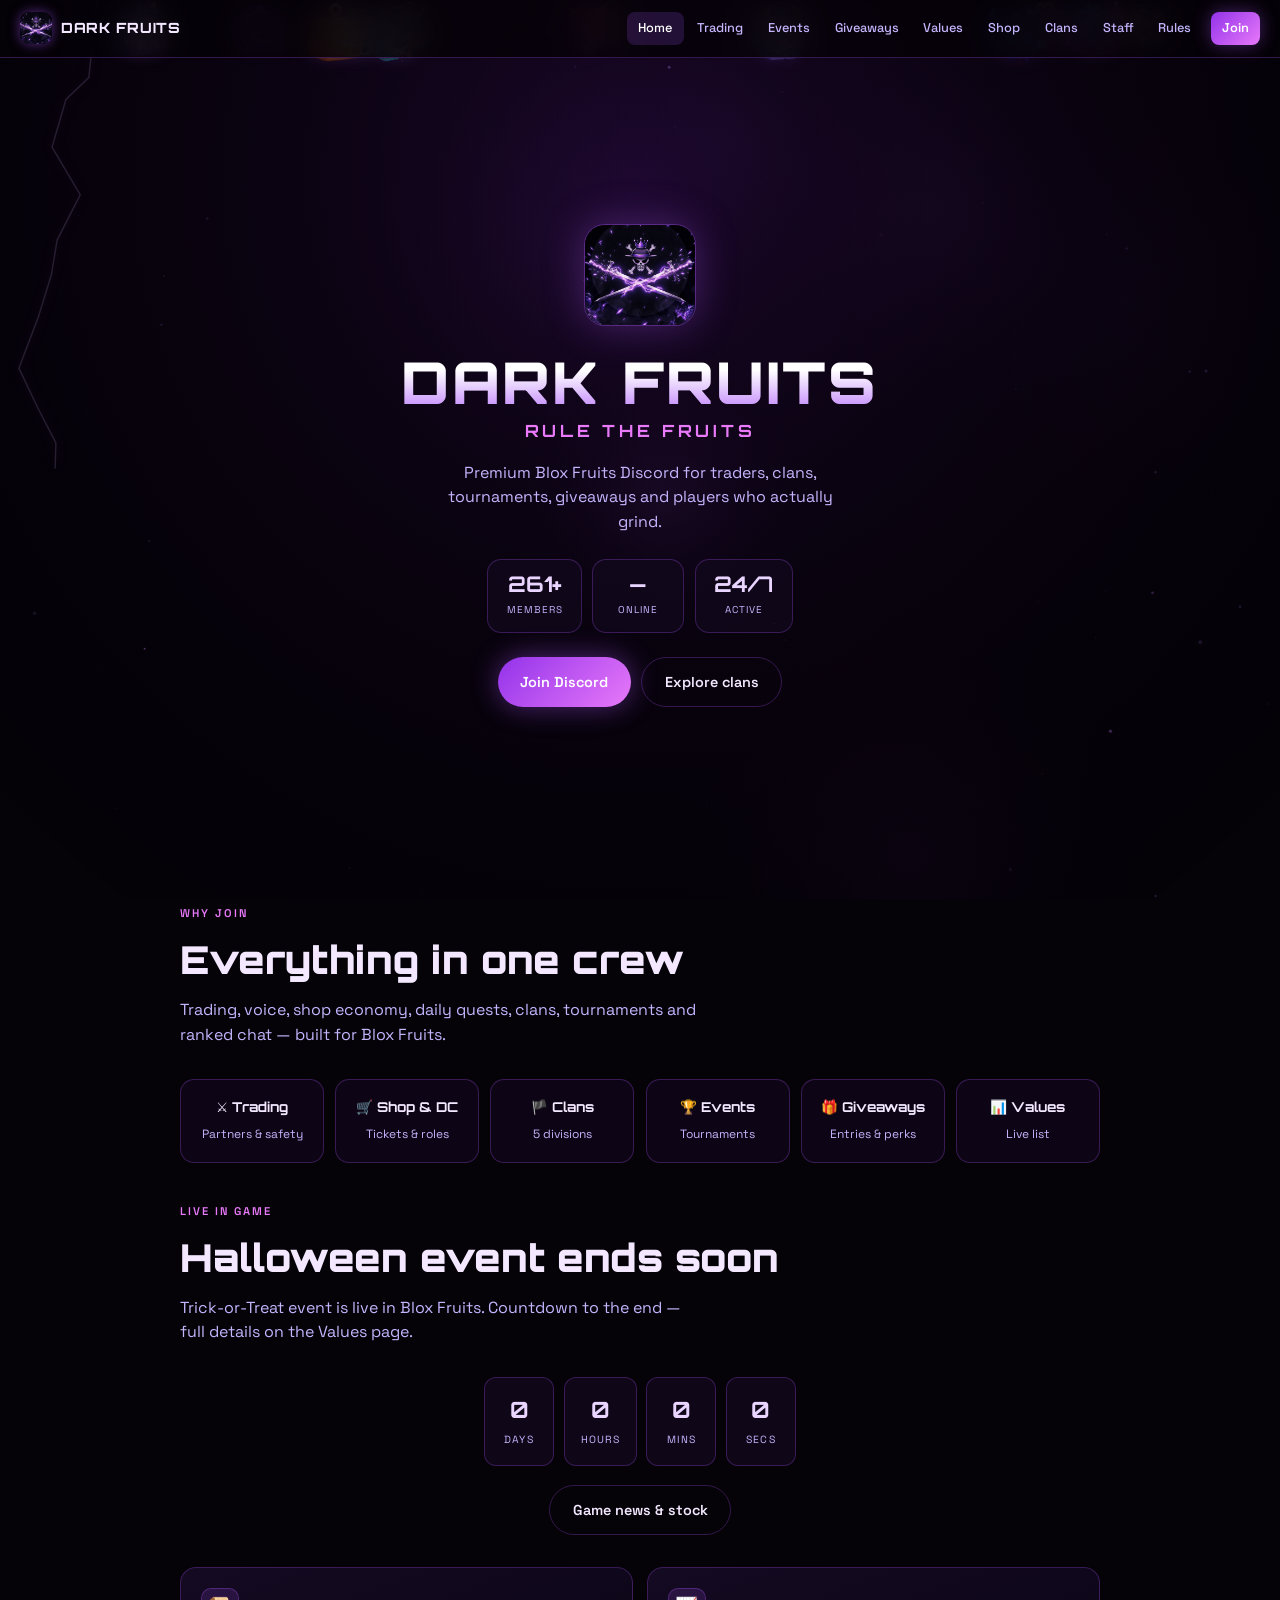
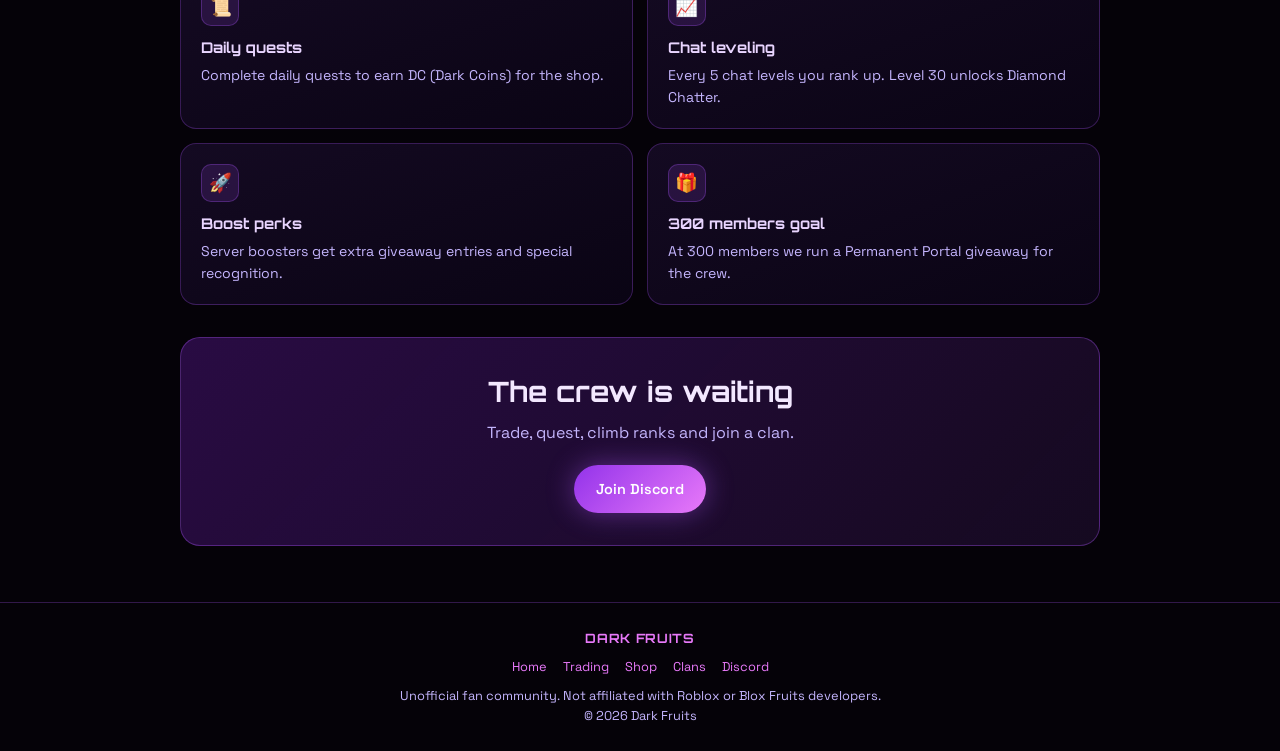
<file: index.html>
<!DOCTYPE html>
<html lang="en">
<head>
  <meta charset="UTF-8">
  <meta name="viewport" content="width=device-width, initial-scale=1.0">
  <title>DARK FRUITS — DARK FRUITS</title>
  <meta name="description" content="Premium Blox Fruits Discord — trading, clans, shop, giveaways, tournaments.">
  <link rel="icon" type="image/png" sizes="32x32" href="favicon-32.png">
  <link rel="preconnect" href="https://fonts.googleapis.com">
  <link rel="preconnect" href="https://fonts.gstatic.com" crossorigin>
  <link href="https://fonts.googleapis.com/css2?family=Orbitron:wght@700;900&family=Space+Grotesk:wght@400;500;600;700&display=swap" rel="stylesheet">
  <link rel="stylesheet" href="styles.css">
</head>
<body>
<canvas id="bg-canvas"></canvas>

<header class="top">
  <a href="index.html" class="brand">
    <img src="dark-fruits-logo.gif" alt="Dark Fruits" width="32" height="32">
    DARK FRUITS
  </a>
  <nav class="nav-links">
    <a href="index.html" class="active">Home</a>
    <a href="trading.html">Trading</a>
    <a href="events.html">Events</a>
    <a href="giveaways.html">Giveaways</a>
    <a href="values.html">Values</a>
    <a href="shop.html">Shop</a>
    <a href="clans.html">Clans</a>
    <a href="staff.html">Staff</a>
    <a href="rules.html">Rules</a>
    <a href="https://discord.gg/jNrBh8EbQ" class="nav-cta" target="_blank" rel="noopener">Join</a>
  </nav>
  <button class="burger" id="burger" aria-label="Menu">☰</button>
</header>
<nav class="drawer" id="drawer">
  <a href="index.html">Home</a>
  <a href="trading.html">Trading</a>
  <a href="events.html">Events</a>
  <a href="giveaways.html">Giveaways</a>
  <a href="values.html">Values</a>
  <a href="shop.html">Shop & DC</a>
  <a href="clans.html">Clans</a>
  <a href="staff.html">Staff</a>
  <a href="rules.html">Rules</a>
  <a href="https://discord.gg/jNrBh8EbQ" target="_blank" rel="noopener">Join Discord</a>
</nav>

<section class="hero">
  <div class="hero-inner">
    <img src="dark-fruits-logo.gif" alt="DARK FRUITS" class="hero-logo" width="110" height="100">
    <h1>DARK FRUITS</h1>
    <div class="tag">RULE THE FRUITS</div>
    <p>Premium Blox Fruits Discord for traders, clans, tournaments, giveaways and players who actually grind.</p>
    <div class="stats-row">
      <div class="stat"><strong id="member-count">—</strong><span>Members</span></div>
      <div class="stat"><strong id="online-count">—</strong><span>Online</span></div>
      <div class="stat"><strong>24/7</strong><span>Active</span></div>
    </div>
    <div class="cta-row">
      <a href="https://discord.gg/jNrBh8EbQ" class="btn btn-main" target="_blank" rel="noopener">Join Discord</a>
      <a href="clans.html" class="btn btn-ghost">Explore clans</a>
    </div>
  </div>
</section>
<div class="page" style="padding-top:0">
  <section class="reveal">
    <div class="page-head">
      <div class="kicker">Why join</div>
      <h1>Everything in one crew</h1>
      <p>Trading, voice, shop economy, daily quests, clans, tournaments and ranked chat — built for Blox Fruits.</p>
    </div>
    <div class="quick">
      <a href="trading.html"><strong>⚔️ Trading</strong><span>Partners & safety</span></a>
      <a href="shop.html"><strong>🛒 Shop & DC</strong><span>Tickets & roles</span></a>
      <a href="clans.html"><strong>🏴 Clans</strong><span>5 divisions</span></a>
      <a href="events.html"><strong>🏆 Events</strong><span>Tournaments</span></a>
      <a href="giveaways.html"><strong>🎁 Giveaways</strong><span>Entries & perks</span></a>
      <a href="values.html"><strong>📊 Values</strong><span>Live list</span></a>
    </div>
  </section>
  <section class="reveal" style="margin-top:2.2rem">
    <div class="page-head">
      <div class="kicker">Live in game</div>
      <h1>Halloween event ends soon</h1>
      <p>Trick-or-Treat event is live in Blox Fruits. Countdown to the end — full details on the Values page.</p>
    </div>
    <div class="countdown" id="event-countdown"></div>
    <p class="reveal" style="text-align:center;margin-top:1rem"><a href="values.html" class="btn btn-ghost">Game news & stock</a></p>
  </section>
  <section class="reveal" style="margin-top:2rem">
    <div class="bento">
      <div class="tile"><div class="icon">📜</div><h3>Daily quests</h3><p>Complete daily quests to earn DC (Dark Coins) for the shop.</p></div>
      <div class="tile"><div class="icon">📈</div><h3>Chat leveling</h3><p>Every 5 chat levels you rank up. Level 30 unlocks Diamond Chatter.</p></div>
      <div class="tile"><div class="icon">🚀</div><h3>Boost perks</h3><p>Server boosters get extra giveaway entries and special recognition.</p></div>
      <div class="tile"><div class="icon">🎁</div><h3>300 members goal</h3><p>At 300 members we run a Permanent Portal giveaway for the crew.</p></div>
    </div>
  </section>
  <div class="cta-band reveal">
    <h2>The crew is waiting</h2>
    <p>Trade, quest, climb ranks and join a clan.</p>
    <a href="https://discord.gg/jNrBh8EbQ" class="btn btn-main" target="_blank" rel="noopener">Join Discord</a>
  </div>
</div>

<footer>
  <strong>DARK FRUITS</strong>
  <div class="foot-links">
    <a href="index.html">Home</a>
    <a href="trading.html">Trading</a>
    <a href="shop.html">Shop</a>
    <a href="clans.html">Clans</a>
    <a href="https://discord.gg/jNrBh8EbQ" target="_blank" rel="noopener">Discord</a>
  </div>
  <p>Unofficial fan community. Not affiliated with Roblox or Blox Fruits developers.</p>
  <p>© <span id="year"></span> Dark Fruits</p>
</footer>
<script src="app.js"></script>
</file>
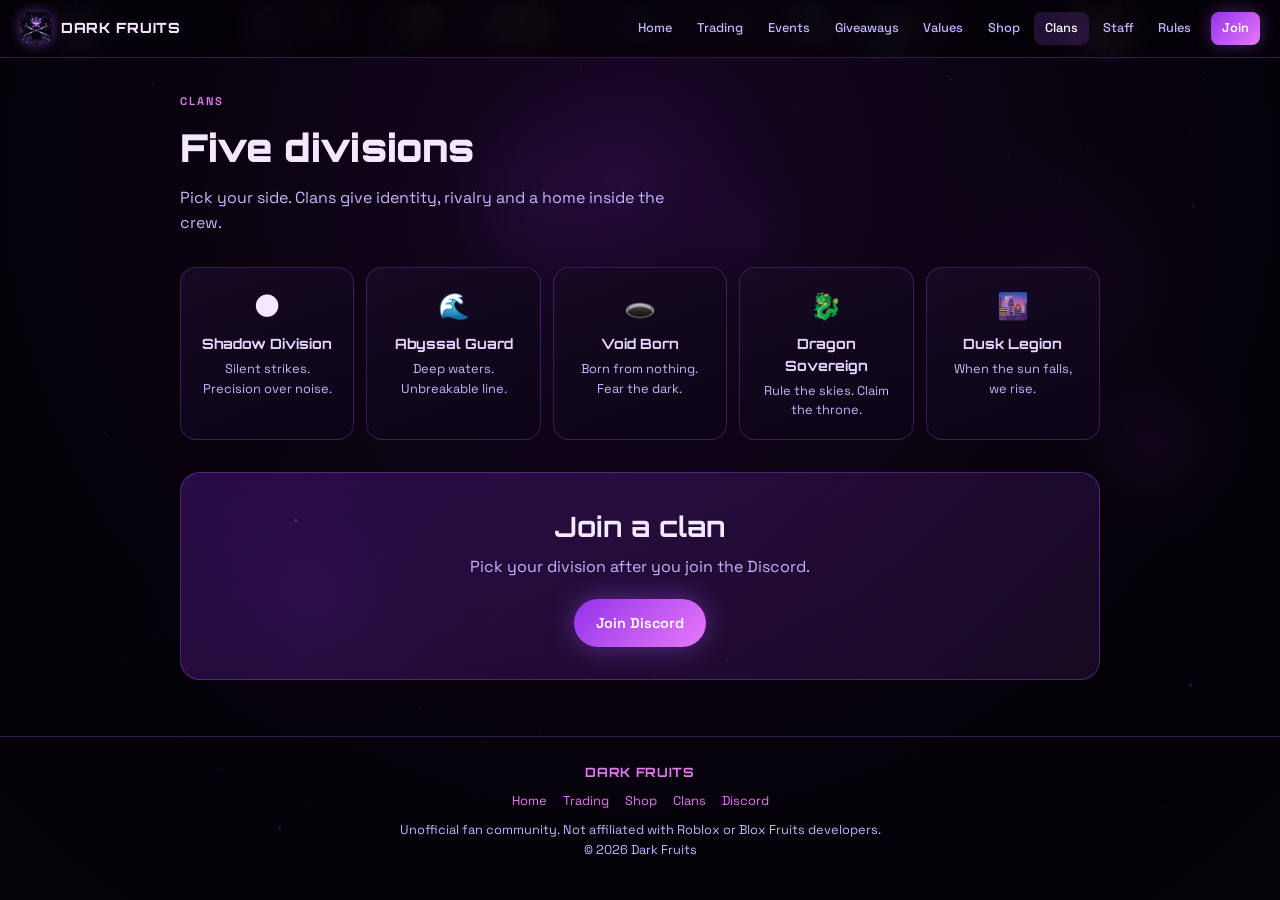
<file: clans.html>
<!DOCTYPE html>
<html lang="en">
<head>
  <meta charset="UTF-8">
  <meta name="viewport" content="width=device-width, initial-scale=1.0">
  <title>Clans — DARK FRUITS</title>
  <meta name="description" content="Five Dark Fruits clans.">
  <link rel="icon" type="image/png" sizes="32x32" href="favicon-32.png">
  <link rel="preconnect" href="https://fonts.googleapis.com">
  <link rel="preconnect" href="https://fonts.gstatic.com" crossorigin>
  <link href="https://fonts.googleapis.com/css2?family=Orbitron:wght@700;900&family=Space+Grotesk:wght@400;500;600;700&display=swap" rel="stylesheet">
  <link rel="stylesheet" href="styles.css">
</head>
<body>
<canvas id="bg-canvas"></canvas>

<header class="top">
  <a href="index.html" class="brand">
    <img src="dark-fruits-logo.gif" alt="Dark Fruits" width="32" height="32">
    DARK FRUITS
  </a>
  <nav class="nav-links">
    <a href="index.html">Home</a>
    <a href="trading.html">Trading</a>
    <a href="events.html">Events</a>
    <a href="giveaways.html">Giveaways</a>
    <a href="values.html">Values</a>
    <a href="shop.html">Shop</a>
    <a href="clans.html" class="active">Clans</a>
    <a href="staff.html">Staff</a>
    <a href="rules.html">Rules</a>
    <a href="https://discord.gg/jNrBh8EbQ" class="nav-cta" target="_blank" rel="noopener">Join</a>
  </nav>
  <button class="burger" id="burger" aria-label="Menu">☰</button>
</header>
<nav class="drawer" id="drawer">
  <a href="index.html">Home</a>
  <a href="trading.html">Trading</a>
  <a href="events.html">Events</a>
  <a href="giveaways.html">Giveaways</a>
  <a href="values.html">Values</a>
  <a href="shop.html">Shop & DC</a>
  <a href="clans.html">Clans</a>
  <a href="staff.html">Staff</a>
  <a href="rules.html">Rules</a>
  <a href="https://discord.gg/jNrBh8EbQ" target="_blank" rel="noopener">Join Discord</a>
</nav>
<main class="page">
  <div class="page-head reveal"><div class="kicker">Clans</div><h1>Five divisions</h1>
  <p>Pick your side. Clans give identity, rivalry and a home inside the crew.</p></div>
  <div class="clan-grid reveal">
    <div class="clan"><div class="emoji">🌑</div><h3>Shadow Division</h3><p>Silent strikes. Precision over noise.</p></div>
    <div class="clan"><div class="emoji">🌊</div><h3>Abyssal Guard</h3><p>Deep waters. Unbreakable line.</p></div>
    <div class="clan"><div class="emoji">🕳️</div><h3>Void Born</h3><p>Born from nothing. Fear the dark.</p></div>
    <div class="clan"><div class="emoji">🐉</div><h3>Dragon Sovereign</h3><p>Rule the skies. Claim the throne.</p></div>
    <div class="clan"><div class="emoji">🌆</div><h3>Dusk Legion</h3><p>When the sun falls, we rise.</p></div>
  </div>
  <div class="cta-band reveal"><h2>Join a clan</h2><p>Pick your division after you join the Discord.</p>
  <a href="https://discord.gg/jNrBh8EbQ" class="btn btn-main" target="_blank" rel="noopener">Join Discord</a></div>
</main>
<footer>
  <strong>DARK FRUITS</strong>
  <div class="foot-links">
    <a href="index.html">Home</a>
    <a href="trading.html">Trading</a>
    <a href="shop.html">Shop</a>
    <a href="clans.html">Clans</a>
    <a href="https://discord.gg/jNrBh8EbQ" target="_blank" rel="noopener">Discord</a>
  </div>
  <p>Unofficial fan community. Not affiliated with Roblox or Blox Fruits developers.</p>
  <p>© <span id="year"></span> Dark Fruits</p>
</footer>
<script src="app.js"></script>
</file>
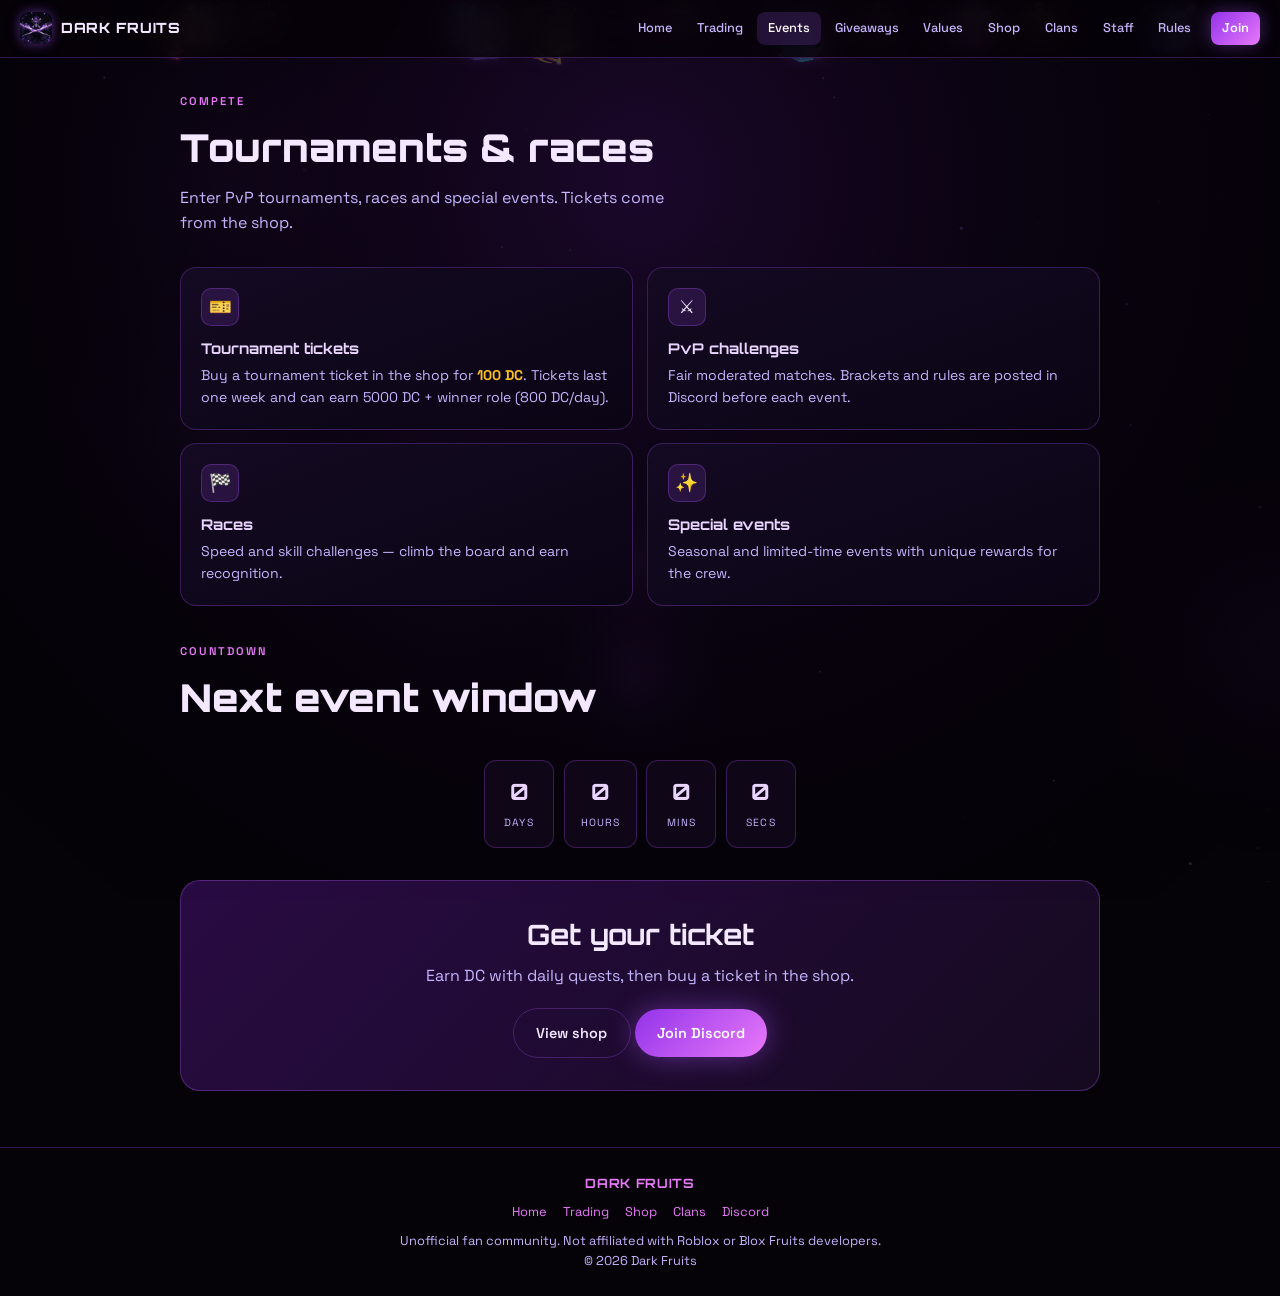
<file: events.html>
<!DOCTYPE html>
<html lang="en">
<head>
  <meta charset="UTF-8">
  <meta name="viewport" content="width=device-width, initial-scale=1.0">
  <title>Events — DARK FRUITS</title>
  <meta name="description" content="Tournaments and races in Dark Fruits.">
  <link rel="icon" type="image/png" sizes="32x32" href="favicon-32.png">
  <link rel="preconnect" href="https://fonts.googleapis.com">
  <link rel="preconnect" href="https://fonts.gstatic.com" crossorigin>
  <link href="https://fonts.googleapis.com/css2?family=Orbitron:wght@700;900&family=Space+Grotesk:wght@400;500;600;700&display=swap" rel="stylesheet">
  <link rel="stylesheet" href="styles.css">
</head>
<body>
<canvas id="bg-canvas"></canvas>

<header class="top">
  <a href="index.html" class="brand">
    <img src="dark-fruits-logo.gif" alt="Dark Fruits" width="32" height="32">
    DARK FRUITS
  </a>
  <nav class="nav-links">
    <a href="index.html">Home</a>
    <a href="trading.html">Trading</a>
    <a href="events.html" class="active">Events</a>
    <a href="giveaways.html">Giveaways</a>
    <a href="values.html">Values</a>
    <a href="shop.html">Shop</a>
    <a href="clans.html">Clans</a>
    <a href="staff.html">Staff</a>
    <a href="rules.html">Rules</a>
    <a href="https://discord.gg/jNrBh8EbQ" class="nav-cta" target="_blank" rel="noopener">Join</a>
  </nav>
  <button class="burger" id="burger" aria-label="Menu">☰</button>
</header>
<nav class="drawer" id="drawer">
  <a href="index.html">Home</a>
  <a href="trading.html">Trading</a>
  <a href="events.html">Events</a>
  <a href="giveaways.html">Giveaways</a>
  <a href="values.html">Values</a>
  <a href="shop.html">Shop & DC</a>
  <a href="clans.html">Clans</a>
  <a href="staff.html">Staff</a>
  <a href="rules.html">Rules</a>
  <a href="https://discord.gg/jNrBh8EbQ" target="_blank" rel="noopener">Join Discord</a>
</nav>
<main class="page">
  <div class="page-head reveal"><div class="kicker">Compete</div><h1>Tournaments & races</h1>
  <p>Enter PvP tournaments, races and special events. Tickets come from the shop.</p></div>
  <div class="bento reveal">
    <div class="tile"><div class="icon">🎫</div><h3>Tournament tickets</h3><p>Buy a tournament ticket in the shop for <strong style="color:#fbbf24">100 DC</strong>. Tickets last one week and can earn 5000 DC + winner role (800 DC/day).</p></div>
    <div class="tile"><div class="icon">⚔️</div><h3>PvP challenges</h3><p>Fair moderated matches. Brackets and rules are posted in Discord before each event.</p></div>
    <div class="tile"><div class="icon">🏁</div><h3>Races</h3><p>Speed and skill challenges — climb the board and earn recognition.</p></div>
    <div class="tile"><div class="icon">✨</div><h3>Special events</h3><p>Seasonal and limited-time events with unique rewards for the crew.</p></div>
  </div>
  <div class="page-head reveal" style="margin-top:2rem"><div class="kicker">Countdown</div><h1>Next event window</h1></div>
  <div class="countdown reveal" id="event-countdown"></div>
  <div class="cta-band reveal"><h2>Get your ticket</h2><p>Earn DC with daily quests, then buy a ticket in the shop.</p>
  <a href="shop.html" class="btn btn-ghost">View shop</a>
  <a href="https://discord.gg/jNrBh8EbQ" class="btn btn-main" target="_blank" rel="noopener">Join Discord</a></div>
</main>
<footer>
  <strong>DARK FRUITS</strong>
  <div class="foot-links">
    <a href="index.html">Home</a>
    <a href="trading.html">Trading</a>
    <a href="shop.html">Shop</a>
    <a href="clans.html">Clans</a>
    <a href="https://discord.gg/jNrBh8EbQ" target="_blank" rel="noopener">Discord</a>
  </div>
  <p>Unofficial fan community. Not affiliated with Roblox or Blox Fruits developers.</p>
  <p>© <span id="year"></span> Dark Fruits</p>
</footer>
<script src="app.js"></script>
</file>
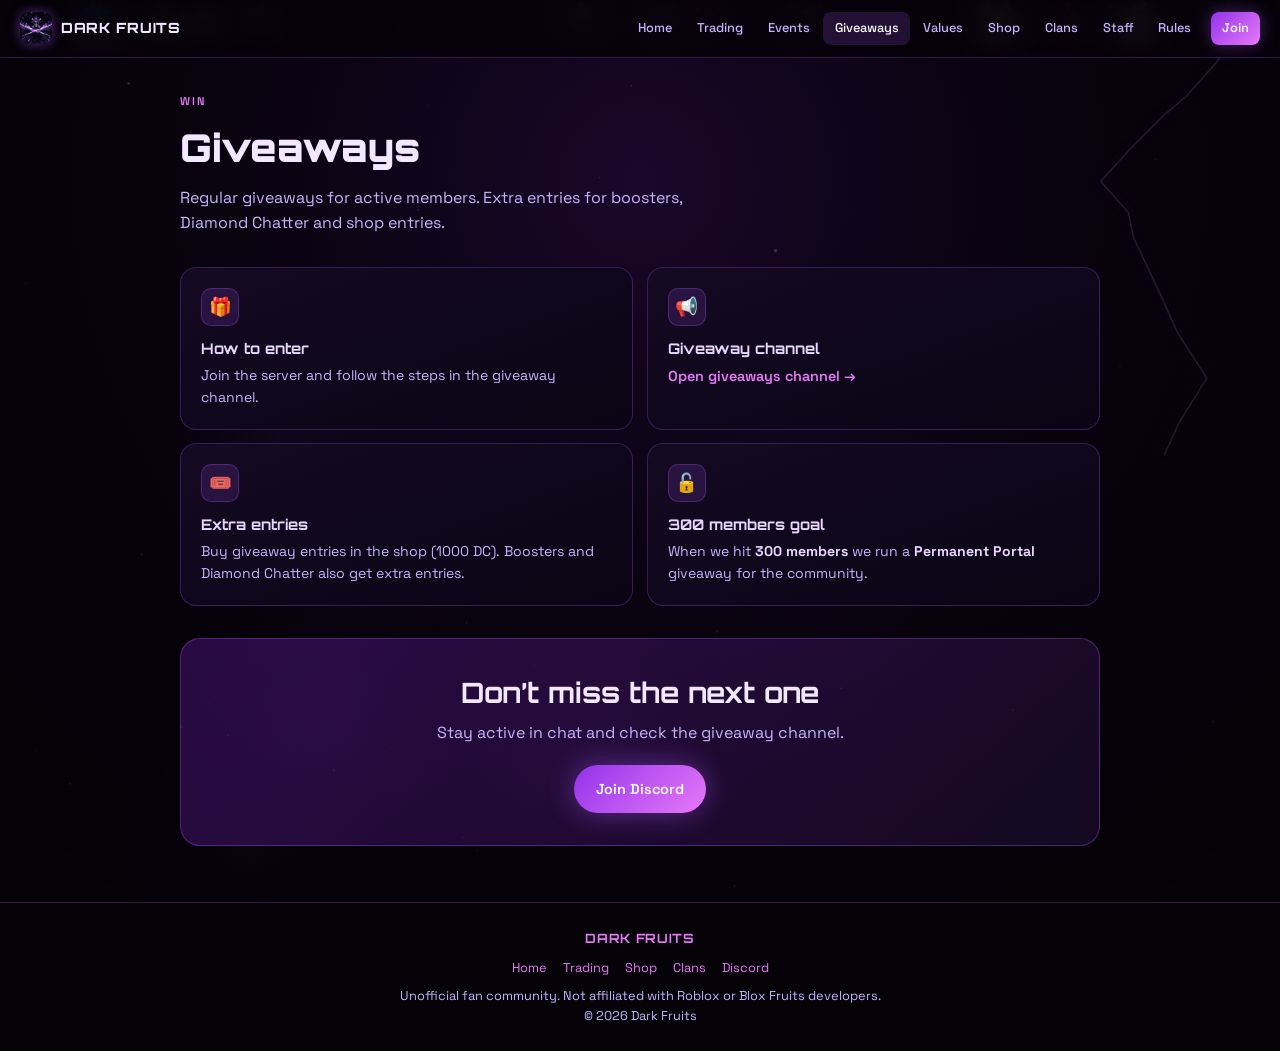
<file: giveaways.html>
<!DOCTYPE html>
<html lang="en">
<head>
  <meta charset="UTF-8">
  <meta name="viewport" content="width=device-width, initial-scale=1.0">
  <title>Giveaways — DARK FRUITS</title>
  <meta name="description" content="Community giveaways in Dark Fruits.">
  <link rel="icon" type="image/png" sizes="32x32" href="favicon-32.png">
  <link rel="preconnect" href="https://fonts.googleapis.com">
  <link rel="preconnect" href="https://fonts.gstatic.com" crossorigin>
  <link href="https://fonts.googleapis.com/css2?family=Orbitron:wght@700;900&family=Space+Grotesk:wght@400;500;600;700&display=swap" rel="stylesheet">
  <link rel="stylesheet" href="styles.css">
</head>
<body>
<canvas id="bg-canvas"></canvas>

<header class="top">
  <a href="index.html" class="brand">
    <img src="dark-fruits-logo.gif" alt="Dark Fruits" width="32" height="32">
    DARK FRUITS
  </a>
  <nav class="nav-links">
    <a href="index.html">Home</a>
    <a href="trading.html">Trading</a>
    <a href="events.html">Events</a>
    <a href="giveaways.html" class="active">Giveaways</a>
    <a href="values.html">Values</a>
    <a href="shop.html">Shop</a>
    <a href="clans.html">Clans</a>
    <a href="staff.html">Staff</a>
    <a href="rules.html">Rules</a>
    <a href="https://discord.gg/jNrBh8EbQ" class="nav-cta" target="_blank" rel="noopener">Join</a>
  </nav>
  <button class="burger" id="burger" aria-label="Menu">☰</button>
</header>
<nav class="drawer" id="drawer">
  <a href="index.html">Home</a>
  <a href="trading.html">Trading</a>
  <a href="events.html">Events</a>
  <a href="giveaways.html">Giveaways</a>
  <a href="values.html">Values</a>
  <a href="shop.html">Shop & DC</a>
  <a href="clans.html">Clans</a>
  <a href="staff.html">Staff</a>
  <a href="rules.html">Rules</a>
  <a href="https://discord.gg/jNrBh8EbQ" target="_blank" rel="noopener">Join Discord</a>
</nav>
<main class="page">
  <div class="page-head reveal"><div class="kicker">Win</div><h1>Giveaways</h1>
  <p>Regular giveaways for active members. Extra entries for boosters, Diamond Chatter and shop entries.</p></div>
  <div class="bento reveal">
    <div class="tile"><div class="icon">🎁</div><h3>How to enter</h3><p>Join the server and follow the steps in the giveaway channel.</p></div>
    <div class="tile"><div class="icon">📢</div><h3>Giveaway channel</h3><p><a class="channel-link" href="https://discord.com/channels/1005885886073942156/1490476952539365606" target="_blank" rel="noopener">Open giveaways channel →</a></p></div>
    <div class="tile"><div class="icon">🎟️</div><h3>Extra entries</h3><p>Buy giveaway entries in the shop (1000 DC). Boosters and Diamond Chatter also get extra entries.</p></div>
    <div class="tile"><div class="icon">🔓</div><h3>300 members goal</h3><p>When we hit <strong style="color:#e9d5ff">300 members</strong> we run a <strong style="color:#e9d5ff">Permanent Portal</strong> giveaway for the community.</p></div>
  </div>
  <div class="cta-band reveal"><h2>Don’t miss the next one</h2><p>Stay active in chat and check the giveaway channel.</p>
  <a href="https://discord.gg/jNrBh8EbQ" class="btn btn-main" target="_blank" rel="noopener">Join Discord</a></div>
</main>
<footer>
  <strong>DARK FRUITS</strong>
  <div class="foot-links">
    <a href="index.html">Home</a>
    <a href="trading.html">Trading</a>
    <a href="shop.html">Shop</a>
    <a href="clans.html">Clans</a>
    <a href="https://discord.gg/jNrBh8EbQ" target="_blank" rel="noopener">Discord</a>
  </div>
  <p>Unofficial fan community. Not affiliated with Roblox or Blox Fruits developers.</p>
  <p>© <span id="year"></span> Dark Fruits</p>
</footer>
<script src="app.js"></script>
</file>
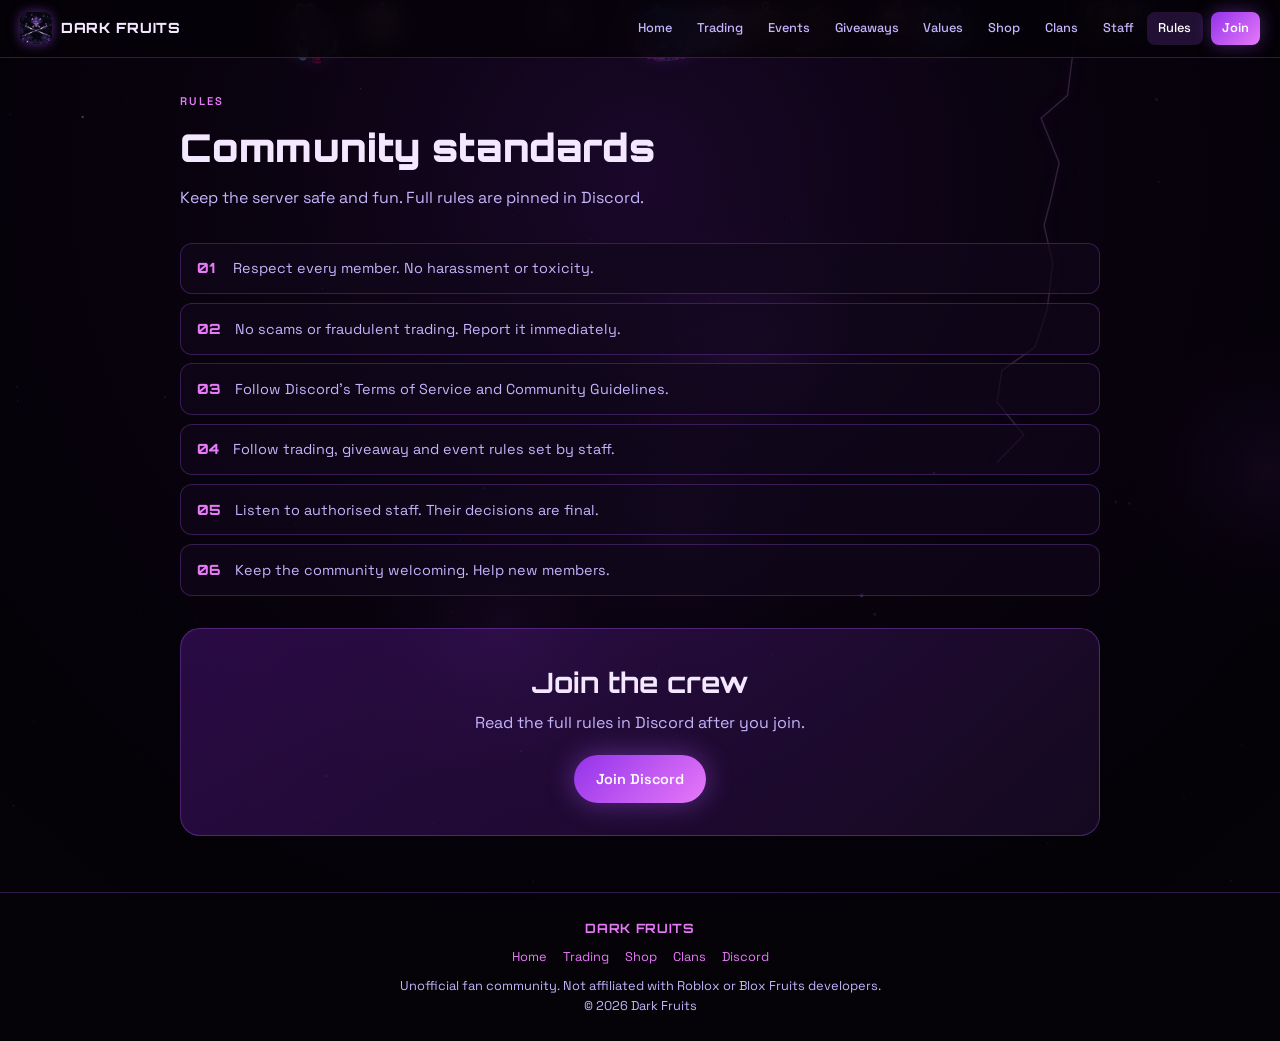
<file: rules.html>
<!DOCTYPE html>
<html lang="en">
<head>
  <meta charset="UTF-8">
  <meta name="viewport" content="width=device-width, initial-scale=1.0">
  <title>Rules — DARK FRUITS</title>
  <meta name="description" content="Dark Fruits community rules.">
  <link rel="icon" type="image/png" sizes="32x32" href="favicon-32.png">
  <link rel="preconnect" href="https://fonts.googleapis.com">
  <link rel="preconnect" href="https://fonts.gstatic.com" crossorigin>
  <link href="https://fonts.googleapis.com/css2?family=Orbitron:wght@700;900&family=Space+Grotesk:wght@400;500;600;700&display=swap" rel="stylesheet">
  <link rel="stylesheet" href="styles.css">
</head>
<body>
<canvas id="bg-canvas"></canvas>

<header class="top">
  <a href="index.html" class="brand">
    <img src="dark-fruits-logo.gif" alt="Dark Fruits" width="32" height="32">
    DARK FRUITS
  </a>
  <nav class="nav-links">
    <a href="index.html">Home</a>
    <a href="trading.html">Trading</a>
    <a href="events.html">Events</a>
    <a href="giveaways.html">Giveaways</a>
    <a href="values.html">Values</a>
    <a href="shop.html">Shop</a>
    <a href="clans.html">Clans</a>
    <a href="staff.html">Staff</a>
    <a href="rules.html" class="active">Rules</a>
    <a href="https://discord.gg/jNrBh8EbQ" class="nav-cta" target="_blank" rel="noopener">Join</a>
  </nav>
  <button class="burger" id="burger" aria-label="Menu">☰</button>
</header>
<nav class="drawer" id="drawer">
  <a href="index.html">Home</a>
  <a href="trading.html">Trading</a>
  <a href="events.html">Events</a>
  <a href="giveaways.html">Giveaways</a>
  <a href="values.html">Values</a>
  <a href="shop.html">Shop & DC</a>
  <a href="clans.html">Clans</a>
  <a href="staff.html">Staff</a>
  <a href="rules.html">Rules</a>
  <a href="https://discord.gg/jNrBh8EbQ" target="_blank" rel="noopener">Join Discord</a>
</nav>
<main class="page">
  <div class="page-head reveal"><div class="kicker">Rules</div><h1>Community standards</h1>
  <p>Keep the server safe and fun. Full rules are pinned in Discord.</p></div>
  <div class="rules reveal">
    <div class="rule"><div class="rule-num">01</div><span>Respect every member. No harassment or toxicity.</span></div>
    <div class="rule"><div class="rule-num">02</div><span>No scams or fraudulent trading. Report it immediately.</span></div>
    <div class="rule"><div class="rule-num">03</div><span>Follow Discord’s Terms of Service and Community Guidelines.</span></div>
    <div class="rule"><div class="rule-num">04</div><span>Follow trading, giveaway and event rules set by staff.</span></div>
    <div class="rule"><div class="rule-num">05</div><span>Listen to authorised staff. Their decisions are final.</span></div>
    <div class="rule"><div class="rule-num">06</div><span>Keep the community welcoming. Help new members.</span></div>
  </div>
  <div class="cta-band reveal"><h2>Join the crew</h2><p>Read the full rules in Discord after you join.</p>
  <a href="https://discord.gg/jNrBh8EbQ" class="btn btn-main" target="_blank" rel="noopener">Join Discord</a></div>
</main>
<footer>
  <strong>DARK FRUITS</strong>
  <div class="foot-links">
    <a href="index.html">Home</a>
    <a href="trading.html">Trading</a>
    <a href="shop.html">Shop</a>
    <a href="clans.html">Clans</a>
    <a href="https://discord.gg/jNrBh8EbQ" target="_blank" rel="noopener">Discord</a>
  </div>
  <p>Unofficial fan community. Not affiliated with Roblox or Blox Fruits developers.</p>
  <p>© <span id="year"></span> Dark Fruits</p>
</footer>
<script src="app.js"></script>
</file>
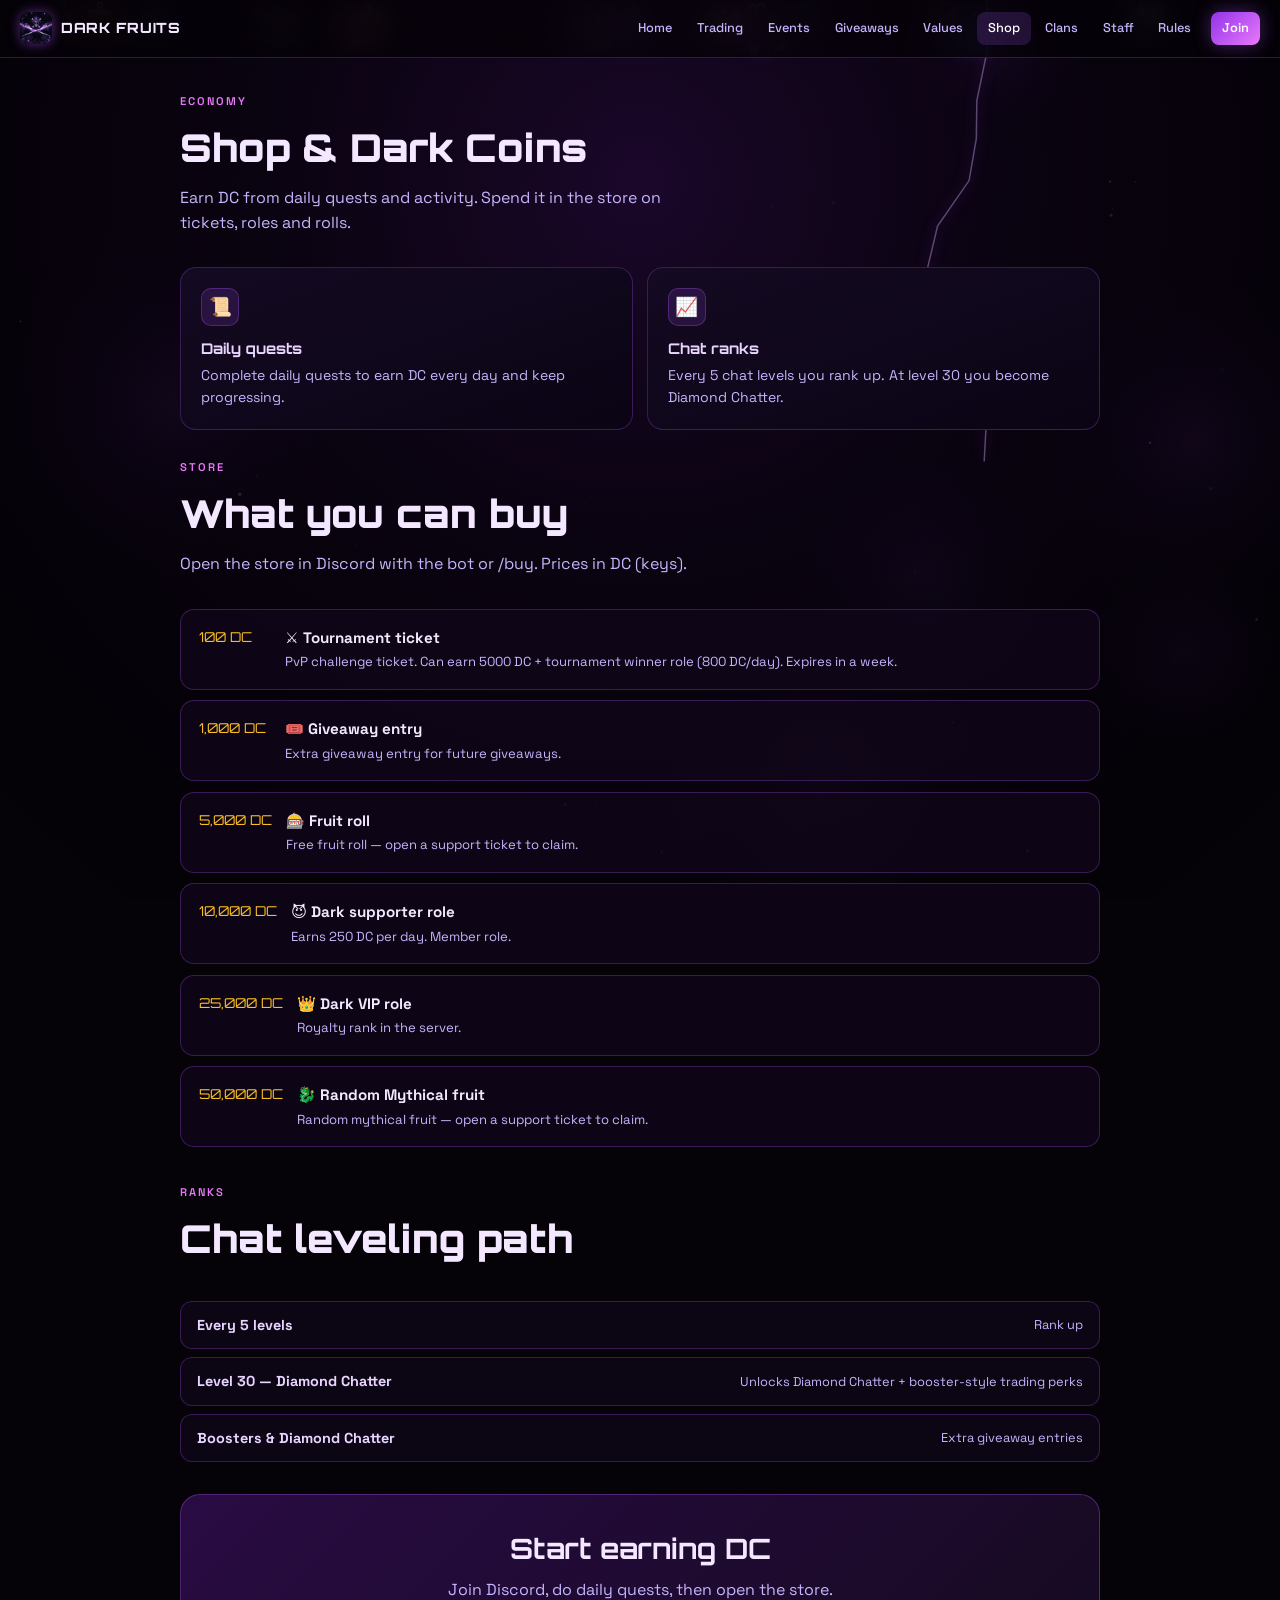
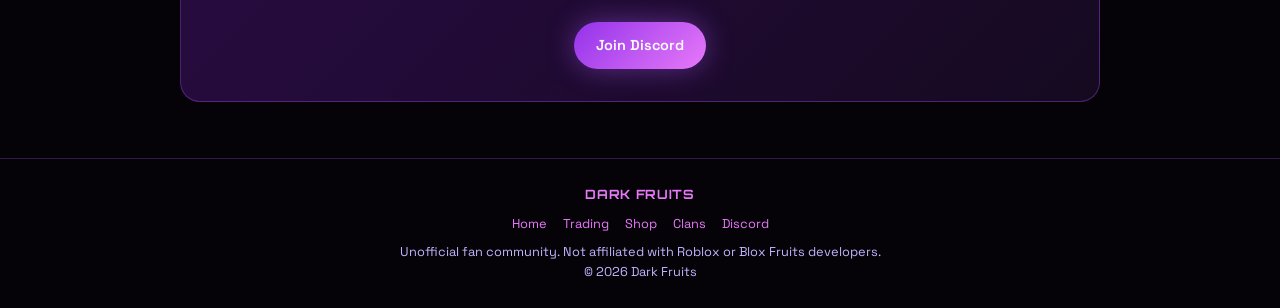
<file: shop.html>
<!DOCTYPE html>
<html lang="en">
<head>
  <meta charset="UTF-8">
  <meta name="viewport" content="width=device-width, initial-scale=1.0">
  <title>Shop & DC — DARK FRUITS</title>
  <meta name="description" content="Dark Fruits shop, DC economy and daily quests.">
  <link rel="icon" type="image/png" sizes="32x32" href="favicon-32.png">
  <link rel="preconnect" href="https://fonts.googleapis.com">
  <link rel="preconnect" href="https://fonts.gstatic.com" crossorigin>
  <link href="https://fonts.googleapis.com/css2?family=Orbitron:wght@700;900&family=Space+Grotesk:wght@400;500;600;700&display=swap" rel="stylesheet">
  <link rel="stylesheet" href="styles.css">
</head>
<body>
<canvas id="bg-canvas"></canvas>

<header class="top">
  <a href="index.html" class="brand">
    <img src="dark-fruits-logo.gif" alt="Dark Fruits" width="32" height="32">
    DARK FRUITS
  </a>
  <nav class="nav-links">
    <a href="index.html">Home</a>
    <a href="trading.html">Trading</a>
    <a href="events.html">Events</a>
    <a href="giveaways.html">Giveaways</a>
    <a href="values.html">Values</a>
    <a href="shop.html" class="active">Shop</a>
    <a href="clans.html">Clans</a>
    <a href="staff.html">Staff</a>
    <a href="rules.html">Rules</a>
    <a href="https://discord.gg/jNrBh8EbQ" class="nav-cta" target="_blank" rel="noopener">Join</a>
  </nav>
  <button class="burger" id="burger" aria-label="Menu">☰</button>
</header>
<nav class="drawer" id="drawer">
  <a href="index.html">Home</a>
  <a href="trading.html">Trading</a>
  <a href="events.html">Events</a>
  <a href="giveaways.html">Giveaways</a>
  <a href="values.html">Values</a>
  <a href="shop.html">Shop & DC</a>
  <a href="clans.html">Clans</a>
  <a href="staff.html">Staff</a>
  <a href="rules.html">Rules</a>
  <a href="https://discord.gg/jNrBh8EbQ" target="_blank" rel="noopener">Join Discord</a>
</nav>
<main class="page">
  <div class="page-head reveal"><div class="kicker">Economy</div><h1>Shop & Dark Coins</h1>
  <p>Earn DC from daily quests and activity. Spend it in the store on tickets, roles and rolls.</p></div>
  <div class="bento reveal" style="margin-bottom:1.5rem">
    <div class="tile"><div class="icon">📜</div><h3>Daily quests</h3><p>Complete daily quests to earn DC every day and keep progressing.</p></div>
    <div class="tile"><div class="icon">📈</div><h3>Chat ranks</h3><p>Every 5 chat levels you rank up. At level 30 you become Diamond Chatter.</p></div>
  </div>
  <div class="page-head reveal"><div class="kicker">Store</div><h1>What you can buy</h1>
  <p>Open the store in Discord with the bot or /buy. Prices in DC (keys).</p></div>
  <div class="shop-grid reveal">
    <div class="shop-item"><div class="price">100 DC</div><div><h3>⚔️ Tournament ticket</h3><p>PvP challenge ticket. Can earn 5000 DC + tournament winner role (800 DC/day). Expires in a week.</p></div></div>
    <div class="shop-item"><div class="price">1,000 DC</div><div><h3>🎟️ Giveaway entry</h3><p>Extra giveaway entry for future giveaways.</p></div></div>
    <div class="shop-item"><div class="price">5,000 DC</div><div><h3>🎰 Fruit roll</h3><p>Free fruit roll — open a support ticket to claim.</p></div></div>
    <div class="shop-item"><div class="price">10,000 DC</div><div><h3>😈 Dark supporter role</h3><p>Earns 250 DC per day. Member role.</p></div></div>
    <div class="shop-item"><div class="price">25,000 DC</div><div><h3>👑 Dark VIP role</h3><p>Royalty rank in the server.</p></div></div>
    <div class="shop-item"><div class="price">50,000 DC</div><div><h3>🐉 Random Mythical fruit</h3><p>Random mythical fruit — open a support ticket to claim.</p></div></div>
  </div>
  <div class="page-head reveal" style="margin-top:2rem"><div class="kicker">Ranks</div><h1>Chat leveling path</h1></div>
  <div class="ranks reveal">
    <div class="rank"><strong>Every 5 levels</strong><span>Rank up</span></div>
    <div class="rank"><strong>Level 30 — Diamond Chatter</strong><span>Unlocks Diamond Chatter + booster-style trading perks</span></div>
    <div class="rank"><strong>Boosters & Diamond Chatter</strong><span>Extra giveaway entries</span></div>
  </div>
  <div class="cta-band reveal"><h2>Start earning DC</h2><p>Join Discord, do daily quests, then open the store.</p>
  <a href="https://discord.gg/jNrBh8EbQ" class="btn btn-main" target="_blank" rel="noopener">Join Discord</a></div>
</main>
<footer>
  <strong>DARK FRUITS</strong>
  <div class="foot-links">
    <a href="index.html">Home</a>
    <a href="trading.html">Trading</a>
    <a href="shop.html">Shop</a>
    <a href="clans.html">Clans</a>
    <a href="https://discord.gg/jNrBh8EbQ" target="_blank" rel="noopener">Discord</a>
  </div>
  <p>Unofficial fan community. Not affiliated with Roblox or Blox Fruits developers.</p>
  <p>© <span id="year"></span> Dark Fruits</p>
</footer>
<script src="app.js"></script>
</file>
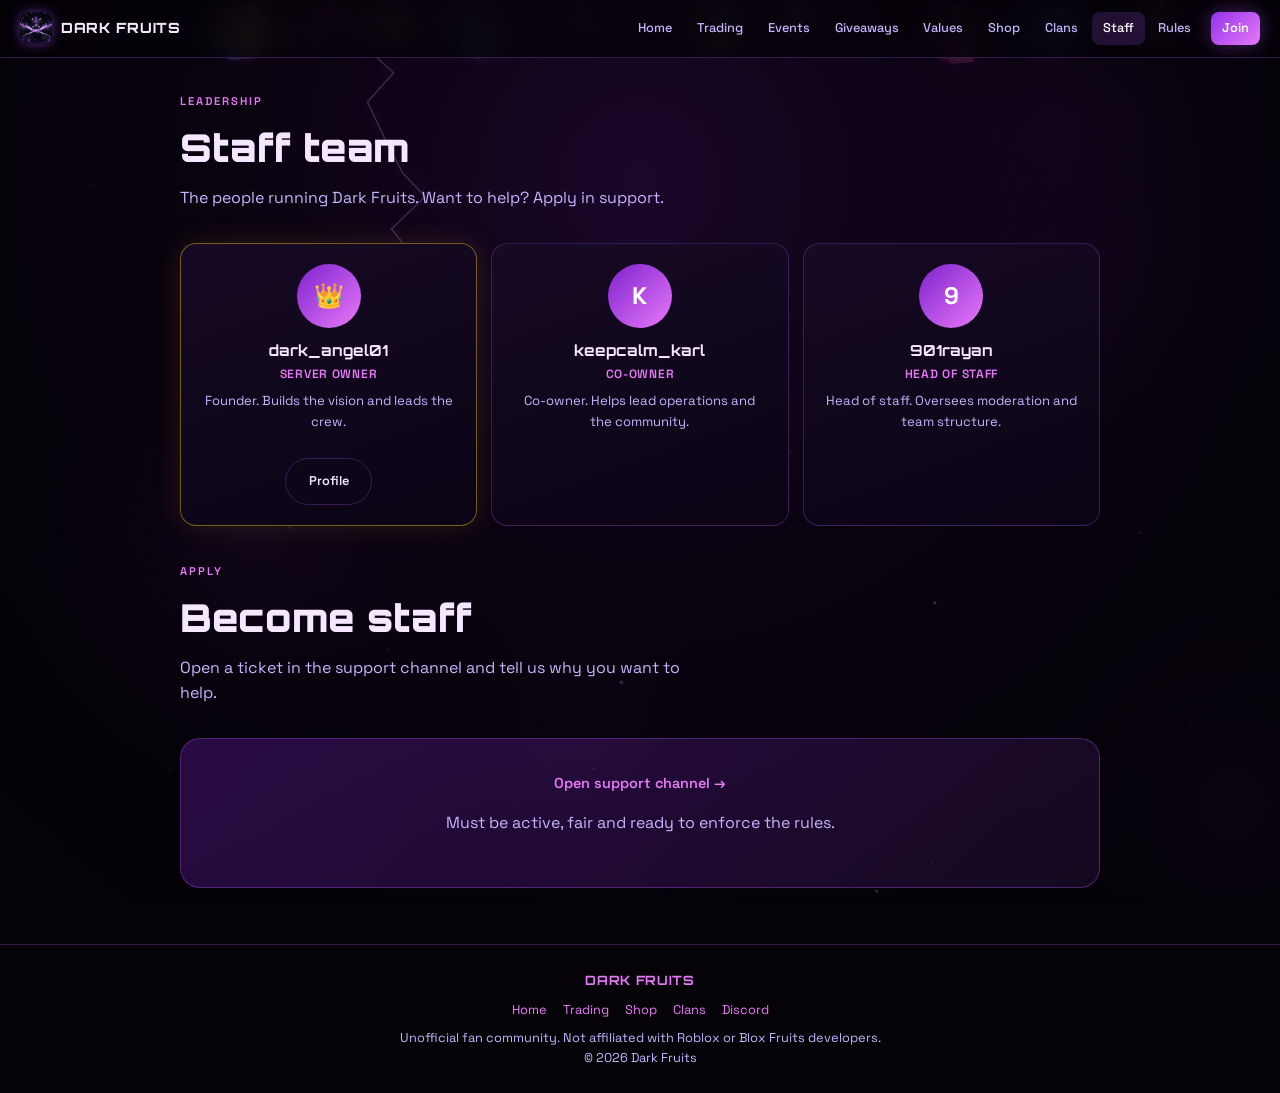
<file: staff.html>
<!DOCTYPE html>
<html lang="en">
<head>
  <meta charset="UTF-8">
  <meta name="viewport" content="width=device-width, initial-scale=1.0">
  <title>Staff — DARK FRUITS</title>
  <meta name="description" content="Dark Fruits leadership team.">
  <link rel="icon" type="image/png" sizes="32x32" href="favicon-32.png">
  <link rel="preconnect" href="https://fonts.googleapis.com">
  <link rel="preconnect" href="https://fonts.gstatic.com" crossorigin>
  <link href="https://fonts.googleapis.com/css2?family=Orbitron:wght@700;900&family=Space+Grotesk:wght@400;500;600;700&display=swap" rel="stylesheet">
  <link rel="stylesheet" href="styles.css">
</head>
<body>
<canvas id="bg-canvas"></canvas>

<header class="top">
  <a href="index.html" class="brand">
    <img src="dark-fruits-logo.gif" alt="Dark Fruits" width="32" height="32">
    DARK FRUITS
  </a>
  <nav class="nav-links">
    <a href="index.html">Home</a>
    <a href="trading.html">Trading</a>
    <a href="events.html">Events</a>
    <a href="giveaways.html">Giveaways</a>
    <a href="values.html">Values</a>
    <a href="shop.html">Shop</a>
    <a href="clans.html">Clans</a>
    <a href="staff.html" class="active">Staff</a>
    <a href="rules.html">Rules</a>
    <a href="https://discord.gg/jNrBh8EbQ" class="nav-cta" target="_blank" rel="noopener">Join</a>
  </nav>
  <button class="burger" id="burger" aria-label="Menu">☰</button>
</header>
<nav class="drawer" id="drawer">
  <a href="index.html">Home</a>
  <a href="trading.html">Trading</a>
  <a href="events.html">Events</a>
  <a href="giveaways.html">Giveaways</a>
  <a href="values.html">Values</a>
  <a href="shop.html">Shop & DC</a>
  <a href="clans.html">Clans</a>
  <a href="staff.html">Staff</a>
  <a href="rules.html">Rules</a>
  <a href="https://discord.gg/jNrBh8EbQ" target="_blank" rel="noopener">Join Discord</a>
</nav>
<main class="page">
  <div class="page-head reveal"><div class="kicker">Leadership</div><h1>Staff team</h1>
  <p>The people running Dark Fruits. Want to help? Apply in support.</p></div>
  <div class="staff-grid reveal">
    <div class="staff-card owner">
      <div class="staff-av">👑</div>
      <h3>dark_angel01</h3>
      <div class="role">SERVER OWNER</div>
      <p>Founder. Builds the vision and leads the crew.</p>
      <a href="https://discord.com/users/867796123813019648" class="btn btn-ghost" style="margin-top:.6rem;font-size:.8rem" target="_blank" rel="noopener">Profile</a>
    </div>
    <div class="staff-card">
      <div class="staff-av">K</div>
      <h3>keepcalm_karl</h3>
      <div class="role">CO-OWNER</div>
      <p>Co-owner. Helps lead operations and the community.</p>
    </div>
    <div class="staff-card">
      <div class="staff-av">9</div>
      <h3>901rayan</h3>
      <div class="role">HEAD OF STAFF</div>
      <p>Head of staff. Oversees moderation and team structure.</p>
    </div>
  </div>
  <div class="page-head reveal" style="margin-top:2rem"><div class="kicker">Apply</div><h1>Become staff</h1>
  <p>Open a ticket in the support channel and tell us why you want to help.</p></div>
  <div class="cta-band reveal">
    <a class="channel-link" href="https://discord.com/channels/1005885886073942156/1489755208341786634" target="_blank" rel="noopener">Open support channel →</a>
    <p style="margin-top:1rem">Must be active, fair and ready to enforce the rules.</p>
  </div>
</main>
<footer>
  <strong>DARK FRUITS</strong>
  <div class="foot-links">
    <a href="index.html">Home</a>
    <a href="trading.html">Trading</a>
    <a href="shop.html">Shop</a>
    <a href="clans.html">Clans</a>
    <a href="https://discord.gg/jNrBh8EbQ" target="_blank" rel="noopener">Discord</a>
  </div>
  <p>Unofficial fan community. Not affiliated with Roblox or Blox Fruits developers.</p>
  <p>© <span id="year"></span> Dark Fruits</p>
</footer>
<script src="app.js"></script>
</file>
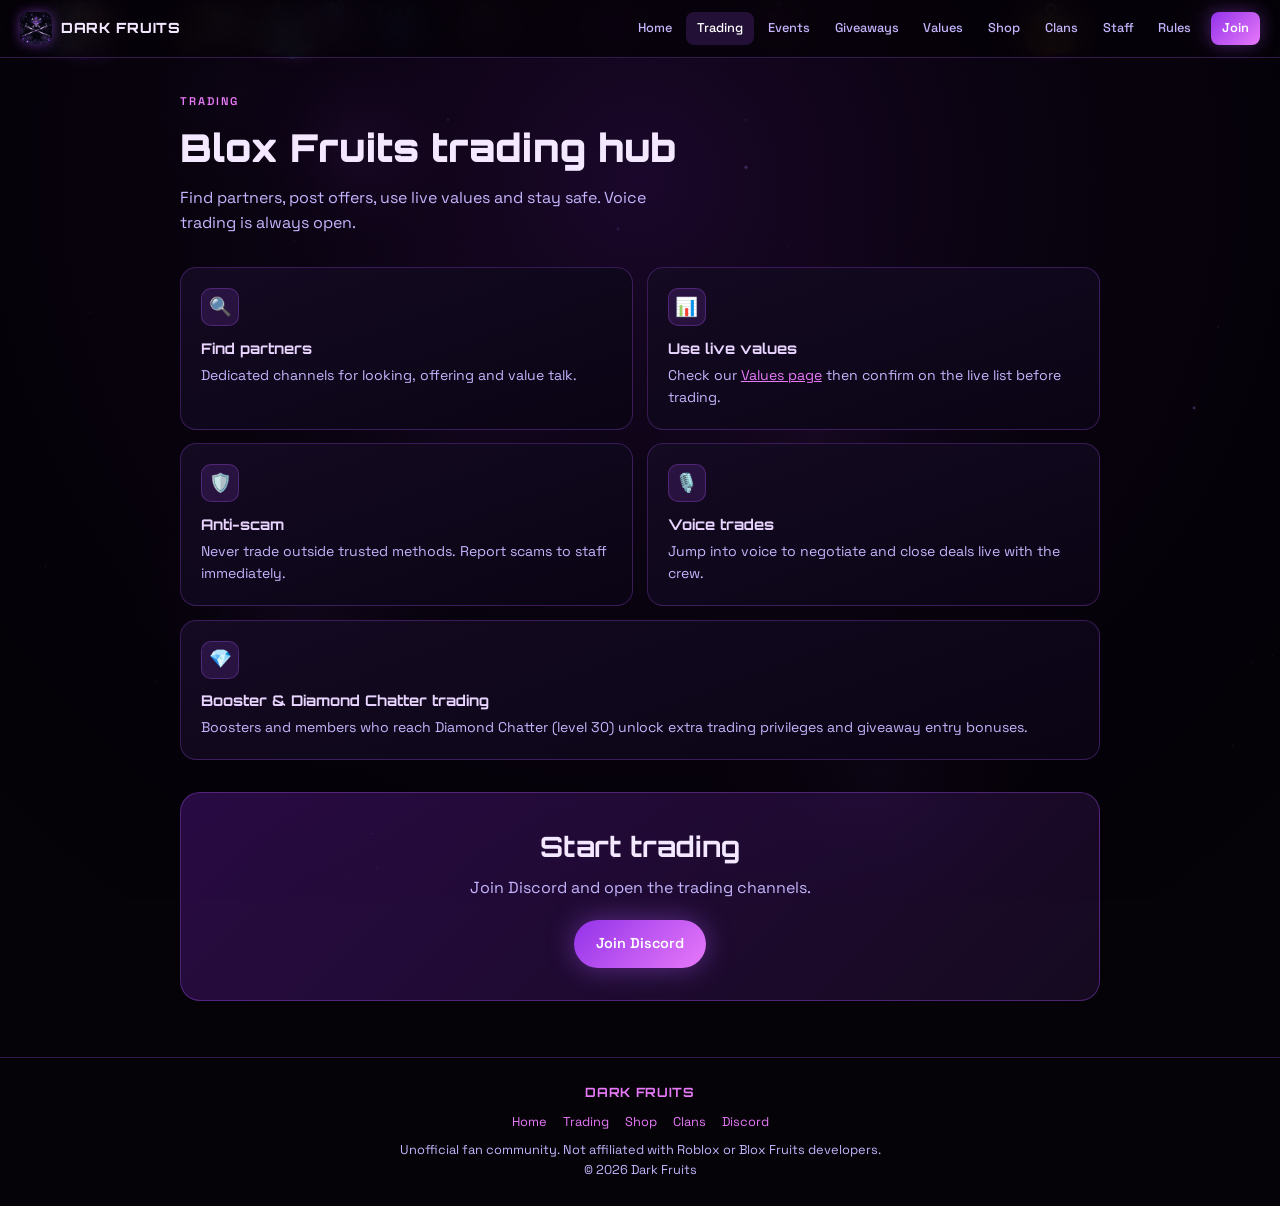
<file: trading.html>
<!DOCTYPE html>
<html lang="en">
<head>
  <meta charset="UTF-8">
  <meta name="viewport" content="width=device-width, initial-scale=1.0">
  <title>Trading — DARK FRUITS</title>
  <meta name="description" content="Blox Fruits trading hub in Dark Fruits Discord.">
  <link rel="icon" type="image/png" sizes="32x32" href="favicon-32.png">
  <link rel="preconnect" href="https://fonts.googleapis.com">
  <link rel="preconnect" href="https://fonts.gstatic.com" crossorigin>
  <link href="https://fonts.googleapis.com/css2?family=Orbitron:wght@700;900&family=Space+Grotesk:wght@400;500;600;700&display=swap" rel="stylesheet">
  <link rel="stylesheet" href="styles.css">
</head>
<body>
<canvas id="bg-canvas"></canvas>

<header class="top">
  <a href="index.html" class="brand">
    <img src="dark-fruits-logo.gif" alt="Dark Fruits" width="32" height="32">
    DARK FRUITS
  </a>
  <nav class="nav-links">
    <a href="index.html">Home</a>
    <a href="trading.html" class="active">Trading</a>
    <a href="events.html">Events</a>
    <a href="giveaways.html">Giveaways</a>
    <a href="values.html">Values</a>
    <a href="shop.html">Shop</a>
    <a href="clans.html">Clans</a>
    <a href="staff.html">Staff</a>
    <a href="rules.html">Rules</a>
    <a href="https://discord.gg/jNrBh8EbQ" class="nav-cta" target="_blank" rel="noopener">Join</a>
  </nav>
  <button class="burger" id="burger" aria-label="Menu">☰</button>
</header>
<nav class="drawer" id="drawer">
  <a href="index.html">Home</a>
  <a href="trading.html">Trading</a>
  <a href="events.html">Events</a>
  <a href="giveaways.html">Giveaways</a>
  <a href="values.html">Values</a>
  <a href="shop.html">Shop & DC</a>
  <a href="clans.html">Clans</a>
  <a href="staff.html">Staff</a>
  <a href="rules.html">Rules</a>
  <a href="https://discord.gg/jNrBh8EbQ" target="_blank" rel="noopener">Join Discord</a>
</nav>
<main class="page">
  <div class="page-head reveal"><div class="kicker">Trading</div><h1>Blox Fruits trading hub</h1>
  <p>Find partners, post offers, use live values and stay safe. Voice trading is always open.</p></div>
  <div class="bento reveal">
    <div class="tile"><div class="icon">🔍</div><h3>Find partners</h3><p>Dedicated channels for looking, offering and value talk.</p></div>
    <div class="tile"><div class="icon">📊</div><h3>Use live values</h3><p>Check our <a href="values.html" style="color:var(--pink)">Values page</a> then confirm on the live list before trading.</p></div>
    <div class="tile"><div class="icon">🛡️</div><h3>Anti-scam</h3><p>Never trade outside trusted methods. Report scams to staff immediately.</p></div>
    <div class="tile"><div class="icon">🎙️</div><h3>Voice trades</h3><p>Jump into voice to negotiate and close deals live with the crew.</p></div>
    <div class="tile wide"><div class="icon">💎</div><h3>Booster & Diamond Chatter trading</h3><p>Boosters and members who reach Diamond Chatter (level 30) unlock extra trading privileges and giveaway entry bonuses.</p></div>
  </div>
  <div class="cta-band reveal"><h2>Start trading</h2><p>Join Discord and open the trading channels.</p>
  <a href="https://discord.gg/jNrBh8EbQ" class="btn btn-main" target="_blank" rel="noopener">Join Discord</a></div>
</main>
<footer>
  <strong>DARK FRUITS</strong>
  <div class="foot-links">
    <a href="index.html">Home</a>
    <a href="trading.html">Trading</a>
    <a href="shop.html">Shop</a>
    <a href="clans.html">Clans</a>
    <a href="https://discord.gg/jNrBh8EbQ" target="_blank" rel="noopener">Discord</a>
  </div>
  <p>Unofficial fan community. Not affiliated with Roblox or Blox Fruits developers.</p>
  <p>© <span id="year"></span> Dark Fruits</p>
</footer>
<script src="app.js"></script>
</file>
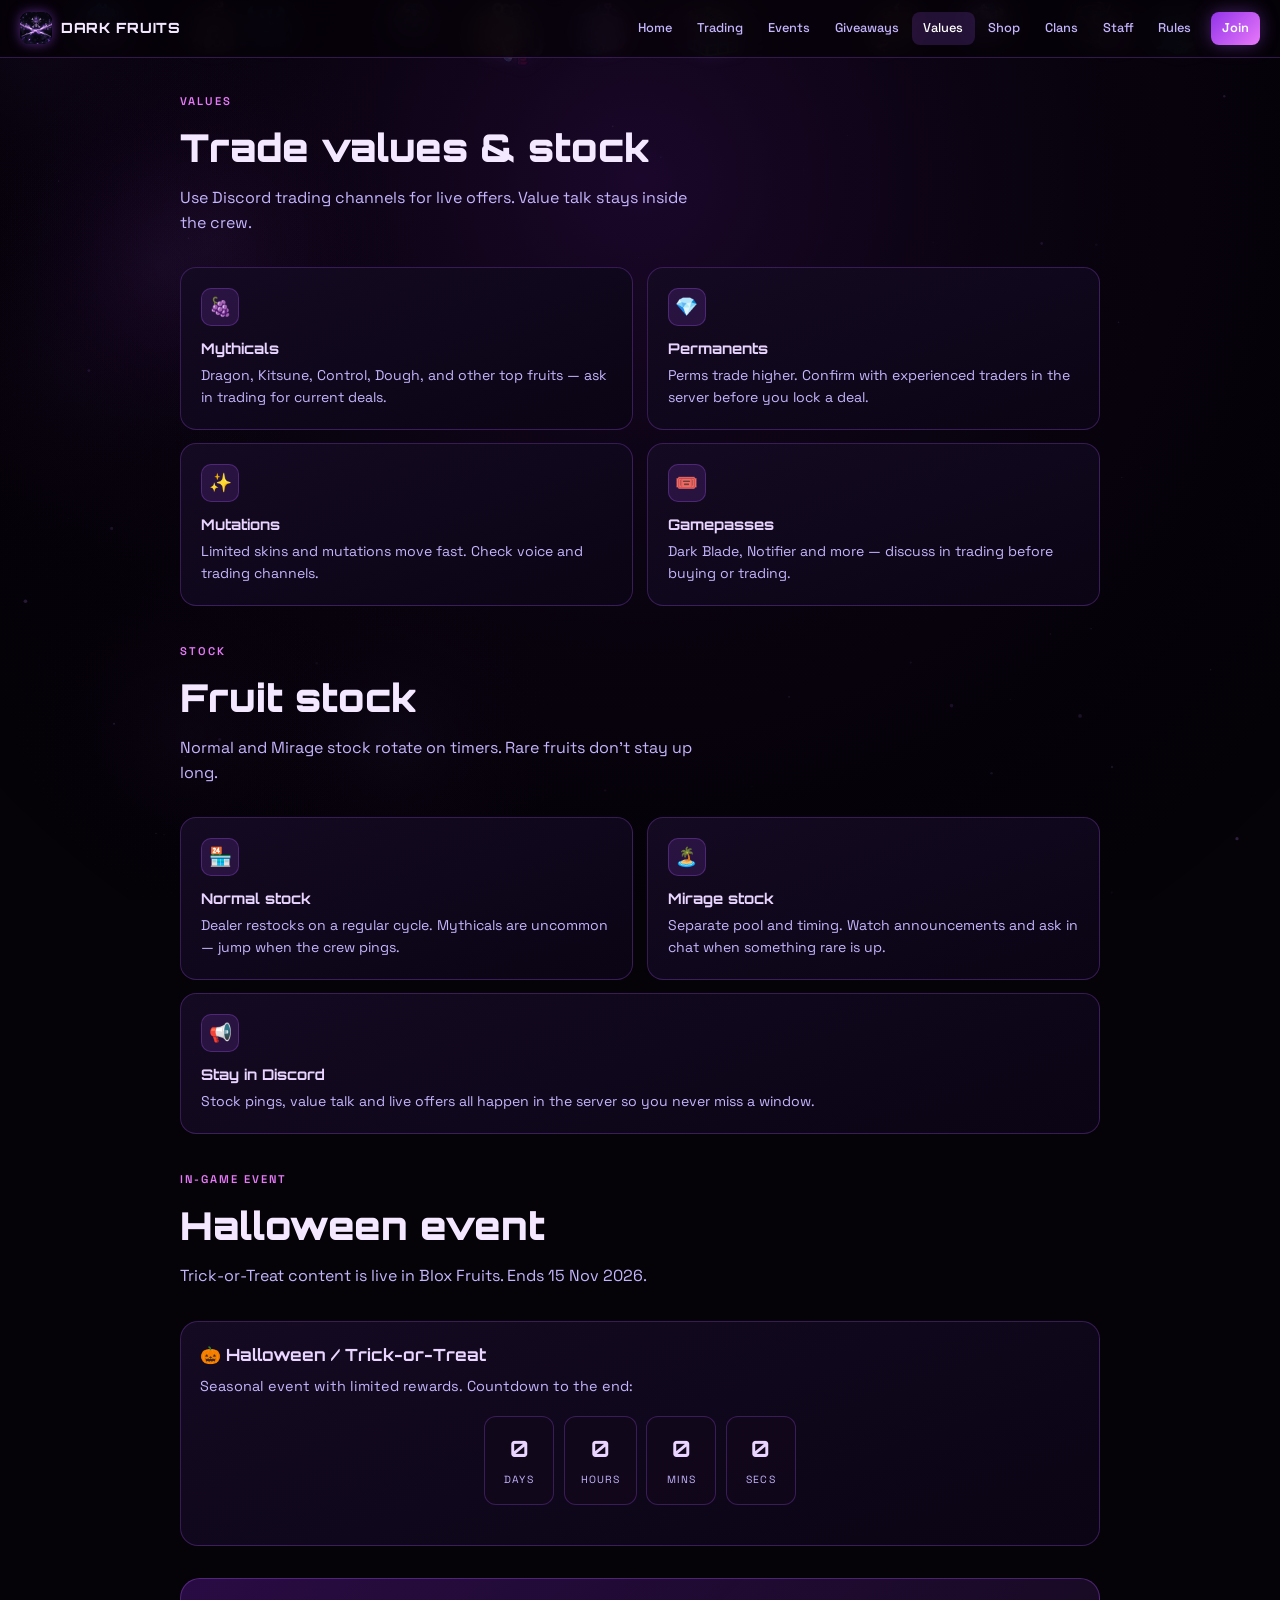
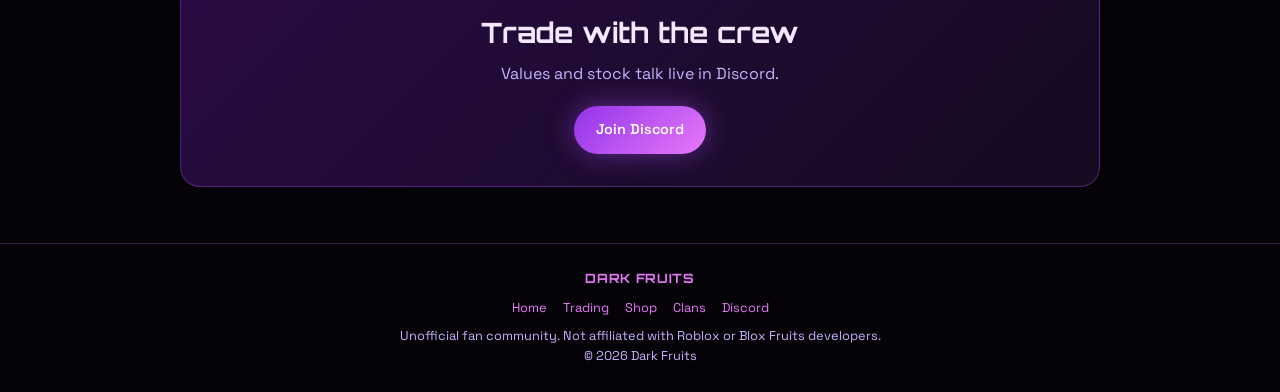
<file: values.html>
<!DOCTYPE html>
<html lang="en">
<head>
  <meta charset="UTF-8">
  <meta name="viewport" content="width=device-width, initial-scale=1.0">
  <title>Values — DARK FRUITS</title>
  <meta name="description" content="Trade values and stock info for Dark Fruits community.">
  <link rel="icon" type="image/png" sizes="32x32" href="favicon-32.png">
  <link rel="preconnect" href="https://fonts.googleapis.com">
  <link rel="preconnect" href="https://fonts.gstatic.com" crossorigin>
  <link href="https://fonts.googleapis.com/css2?family=Orbitron:wght@700;900&family=Space+Grotesk:wght@400;500;600;700&display=swap" rel="stylesheet">
  <link rel="stylesheet" href="styles.css">
</head>
<body>
<canvas id="bg-canvas"></canvas>
<header class="top">
  <a href="index.html" class="brand">
    <img src="dark-fruits-logo.gif" alt="Dark Fruits" width="32" height="32">
    DARK FRUITS
  </a>
  <nav class="nav-links">
    <a href="index.html">Home</a>
    <a href="trading.html">Trading</a>
    <a href="events.html">Events</a>
    <a href="giveaways.html">Giveaways</a>
    <a href="values.html" class="active">Values</a>
    <a href="shop.html">Shop</a>
    <a href="clans.html">Clans</a>
    <a href="staff.html">Staff</a>
    <a href="rules.html">Rules</a>
    <a href="https://discord.gg/jNrBh8EbQ" class="nav-cta" target="_blank" rel="noopener">Join</a>
  </nav>
  <button class="burger" id="burger" aria-label="Menu">☰</button>
</header>
<nav class="drawer" id="drawer">
  <a href="index.html">Home</a>
  <a href="trading.html">Trading</a>
  <a href="events.html">Events</a>
  <a href="giveaways.html">Giveaways</a>
  <a href="values.html" class="active">Values</a>
  <a href="shop.html">Shop & DC</a>
  <a href="clans.html">Clans</a>
  <a href="staff.html">Staff</a>
  <a href="rules.html">Rules</a>
  <a href="https://discord.gg/jNrBh8EbQ" target="_blank" rel="noopener">Join Discord</a>
</nav>
<main class="page">
  <div class="page-head reveal">
    <div class="kicker">Values</div>
    <h1>Trade values & stock</h1>
    <p>Use Discord trading channels for live offers. Value talk stays inside the crew.</p>
  </div>
  <div class="bento reveal">
    <div class="tile"><div class="icon">🍇</div><h3>Mythicals</h3><p>Dragon, Kitsune, Control, Dough, and other top fruits — ask in trading for current deals.</p></div>
    <div class="tile"><div class="icon">💎</div><h3>Permanents</h3><p>Perms trade higher. Confirm with experienced traders in the server before you lock a deal.</p></div>
    <div class="tile"><div class="icon">✨</div><h3>Mutations</h3><p>Limited skins and mutations move fast. Check voice and trading channels.</p></div>
    <div class="tile"><div class="icon">🎟️</div><h3>Gamepasses</h3><p>Dark Blade, Notifier and more — discuss in trading before buying or trading.</p></div>
  </div>
  <div class="page-head reveal" style="margin-top:2rem">
    <div class="kicker">Stock</div>
    <h1>Fruit stock</h1>
    <p>Normal and Mirage stock rotate on timers. Rare fruits don’t stay up long.</p>
  </div>
  <div class="bento reveal">
    <div class="tile"><div class="icon">🏪</div><h3>Normal stock</h3><p>Dealer restocks on a regular cycle. Mythicals are uncommon — jump when the crew pings.</p></div>
    <div class="tile"><div class="icon">🏝️</div><h3>Mirage stock</h3><p>Separate pool and timing. Watch announcements and ask in chat when something rare is up.</p></div>
    <div class="tile wide"><div class="icon">📢</div><h3>Stay in Discord</h3><p>Stock pings, value talk and live offers all happen in the server so you never miss a window.</p></div>
  </div>
  <div class="page-head reveal" style="margin-top:2rem">
    <div class="kicker">In-game event</div>
    <h1>Halloween event</h1>
    <p>Trick-or-Treat content is live in Blox Fruits. Ends 15 Nov 2026.</p>
  </div>
  <div class="values-box reveal">
    <h3 style="font-family:var(--display);font-size:1.05rem;margin-bottom:.4rem;color:#e9d5ff">🎃 Halloween / Trick-or-Treat</h3>
    <p style="color:var(--muted);font-size:.9rem;margin-bottom:1rem">Seasonal event with limited rewards. Countdown to the end:</p>
    <div class="countdown" id="event-countdown"></div>
  </div>
  <div class="cta-band reveal">
    <h2>Trade with the crew</h2>
    <p>Values and stock talk live in Discord.</p>
    <a href="https://discord.gg/jNrBh8EbQ" class="btn btn-main" target="_blank" rel="noopener">Join Discord</a>
  </div>
</main>
<footer>
  <strong>DARK FRUITS</strong>
  <div class="foot-links">
    <a href="index.html">Home</a>
    <a href="trading.html">Trading</a>
    <a href="shop.html">Shop</a>
    <a href="clans.html">Clans</a>
    <a href="https://discord.gg/jNrBh8EbQ" target="_blank" rel="noopener">Discord</a>
  </div>
  <p>Unofficial fan community. Not affiliated with Roblox or Blox Fruits developers.</p>
  <p>© <span id="year"></span> Dark Fruits</p>
</footer>
<script src="app.js"></script>
</body>
</html>
</file>
<file: styles.css>
:root {
  --bg: #050208;
  --bg2: #0c0614;
  --card: #12081c;
  --purple: #a855f7;
  --pink: #e879f9;
  --text: #f3e8ff;
  --muted: #c4b5fd;
  --line: rgba(168, 85, 247, 0.28);
  --font: 'Space Grotesk', system-ui, sans-serif;
  --display: 'Orbitron', system-ui, sans-serif;
}
*, *::before, *::after { box-sizing: border-box; margin: 0; padding: 0; }
html { scroll-behavior: smooth; }
@media (prefers-reduced-motion: reduce) {
  html { scroll-behavior: auto; }
  *, *::before, *::after { animation: none !important; transition: none !important; }
}
body {
  font-family: var(--font);
  background: var(--bg);
  color: var(--text);
  line-height: 1.55;
  overflow-x: hidden;
  min-height: 100vh;
}
#bg-canvas { position: fixed; inset: 0; z-index: 0; pointer-events: none; }

/* NAV */
.top {
  position: fixed; top: 0; left: 0; right: 0; z-index: 100;
  padding: 0.75rem 1.25rem;
  display: flex; align-items: center; justify-content: space-between;
  background: rgba(5, 2, 8, 0.82);
  backdrop-filter: blur(16px);
  border-bottom: 1px solid var(--line);
}
.brand {
  display: flex; align-items: center; gap: 0.55rem;
  text-decoration: none; color: var(--text);
  font-family: var(--display); font-weight: 800; font-size: 0.88rem; letter-spacing: 0.06em;
}
.brand img {
  width: 32px; height: 32px; border-radius: 9px; object-fit: cover;
  box-shadow: 0 0 12px rgba(168, 85, 247, 0.5);
}
.nav-links {
  display: flex; align-items: center; gap: 0.15rem; list-style: none;
}
.nav-links a {
  text-decoration: none; color: var(--muted);
  font-size: 0.8rem; font-weight: 500;
  padding: 0.4rem 0.7rem; border-radius: 8px; transition: 0.2s;
}
.nav-links a:hover, .nav-links a.active {
  color: #fff; background: rgba(168, 85, 247, 0.18);
}
.nav-cta {
  background: linear-gradient(135deg, #9333ea, #e879f9) !important;
  color: #fff !important; font-weight: 600 !important;
  box-shadow: 0 0 18px rgba(168, 85, 247, 0.4);
  margin-left: 0.35rem;
}
.burger {
  display: none; width: 40px; height: 40px; border-radius: 10px;
  border: 1px solid var(--line); background: rgba(18, 8, 28, 0.8);
  color: #fff; font-size: 1.15rem; cursor: pointer;
}
.drawer {
  display: none; position: fixed; inset: 0; z-index: 99;
  background: rgba(5, 2, 8, 0.97); padding: 4.5rem 1.25rem 2rem;
  flex-direction: column; gap: 0.35rem;
}
.drawer.open { display: flex; }
.drawer a {
  color: var(--text); text-decoration: none; font-size: 1.05rem; font-weight: 600;
  padding: 0.8rem 1rem; border-radius: 12px; border: 1px solid transparent;
}
.drawer a:hover, .drawer a.active {
  border-color: var(--line); background: rgba(168, 85, 247, 0.12);
}

/* HERO (home) */
.hero {
  position: relative; z-index: 1;
  min-height: 100vh; min-height: 100dvh;
  display: grid; place-items: center;
  padding: 5.5rem 1.25rem 3.5rem; text-align: center;
}
.hero-inner { max-width: 640px; width: 100%; }
.hero-logo {
  width: min(110px, 30vw);
  border-radius: 20px;
  margin-bottom: 1.2rem;
  box-shadow: 0 0 0 1px rgba(168, 85, 247, 0.35), 0 0 40px rgba(168, 85, 247, 0.35);
  animation: float 5s ease-in-out infinite;
}
@keyframes float {
  0%, 100% { transform: translateY(0); }
  50% { transform: translateY(-8px); }
}
.hero h1 {
  font-family: var(--display); font-weight: 900;
  font-size: clamp(2.2rem, 8vw, 3.6rem);
  letter-spacing: 0.04em; line-height: 1.05; margin-bottom: 0.4rem;
  background: linear-gradient(180deg, #fff 30%, #c084fc);
  -webkit-background-clip: text; -webkit-text-fill-color: transparent; background-clip: text;
}
.hero .tag {
  font-family: var(--display); font-size: clamp(0.85rem, 2.4vw, 1.05rem);
  font-weight: 700; letter-spacing: 0.22em; color: var(--pink); margin-bottom: 1rem;
}
.hero p { color: var(--muted); font-size: 1rem; max-width: 400px; margin: 0 auto 1.5rem; }
.stats-row { display: flex; justify-content: center; gap: 0.65rem; flex-wrap: wrap; margin-bottom: 1.5rem; }
.stat {
  background: rgba(18, 8, 28, 0.75); border: 1px solid var(--line);
  border-radius: 14px; padding: 0.75rem 1.15rem; min-width: 92px;
}
.stat strong {
  display: block; font-family: var(--display); font-size: 1.35rem; color: #e9d5ff; line-height: 1.1;
}
.stat span {
  font-size: 0.62rem; letter-spacing: 0.1em; text-transform: uppercase; color: var(--muted);
}
.cta-row { display: flex; gap: 0.65rem; justify-content: center; flex-wrap: wrap; }

.btn {
  display: inline-flex; align-items: center; gap: 0.35rem;
  padding: 0.8rem 1.4rem; border-radius: 999px;
  font-weight: 600; font-size: 0.9rem; text-decoration: none;
  transition: 0.2s; border: none; cursor: pointer; font-family: var(--font);
}
.btn-main {
  background: linear-gradient(135deg, #9333ea, #e879f9); color: #fff;
  box-shadow: 0 0 28px rgba(168, 85, 247, 0.45);
}
.btn-main:hover { transform: translateY(-2px); filter: brightness(1.08); }
.btn-ghost {
  background: transparent; color: var(--text); border: 1px solid var(--line);
}
.btn-ghost:hover { background: rgba(168, 85, 247, 0.12); }

/* PAGE LAYOUT */
.page {
  position: relative; z-index: 1;
  padding: 5.5rem 1.25rem 3.5rem;
  max-width: 960px; margin: 0 auto;
}
.page-head { margin-bottom: 2rem; }
.page-head .kicker {
  display: inline-block; font-size: 0.7rem; font-weight: 600;
  letter-spacing: 0.18em; text-transform: uppercase; color: var(--pink);
  margin-bottom: 0.5rem;
}
.page-head h1 {
  font-family: var(--display); font-weight: 900;
  font-size: clamp(1.7rem, 4.5vw, 2.4rem); margin-bottom: 0.5rem;
}
.page-head p { color: var(--muted); max-width: 520px; }

/* CARDS / BENTO */
.bento {
  display: grid; grid-template-columns: 1fr 1fr; gap: 0.85rem;
}
@media (max-width: 640px) { .bento { grid-template-columns: 1fr; } }
.tile {
  background: linear-gradient(160deg, #140a22, #0a0414);
  border: 1px solid var(--line); border-radius: 16px;
  padding: 1.25rem; transition: 0.25s;
}
.tile:hover {
  border-color: rgba(192, 132, 252, 0.5);
  transform: translateY(-3px);
  box-shadow: 0 12px 32px rgba(88, 28, 135, 0.25);
}
.tile.wide { grid-column: 1 / -1; }
.tile .icon {
  width: 38px; height: 38px; border-radius: 10px;
  background: rgba(168, 85, 247, 0.15); border: 1px solid rgba(168, 85, 247, 0.3);
  display: grid; place-items: center; font-size: 1.15rem; margin-bottom: 0.7rem;
}
.tile h3 {
  font-family: var(--display); font-size: 0.92rem; font-weight: 700;
  color: #e9d5ff; margin-bottom: 0.3rem;
}
.tile p { color: var(--muted); font-size: 0.88rem; }

/* HOME QUICK LINKS */
.quick {
  display: grid; grid-template-columns: repeat(auto-fit, minmax(140px, 1fr));
  gap: 0.7rem; margin-top: 1.5rem;
}
.quick a {
  text-decoration: none; color: var(--text);
  background: rgba(18, 8, 28, 0.7); border: 1px solid var(--line);
  border-radius: 14px; padding: 1rem 0.9rem; text-align: center; transition: 0.2s;
}
.quick a:hover {
  border-color: rgba(192, 132, 252, 0.5);
  background: rgba(168, 85, 247, 0.12);
}
.quick strong {
  display: block; font-family: var(--display); font-size: 0.85rem; margin-bottom: 0.2rem;
}
.quick span { font-size: 0.75rem; color: var(--muted); }

/* OWNER */
.owner {
  background: linear-gradient(145deg, #1a0a2e, #0c0518);
  border: 1px solid rgba(168, 85, 247, 0.4);
  border-radius: 20px; padding: 1.75rem 1.35rem; text-align: center;
  max-width: 360px; margin: 0 auto;
  box-shadow: 0 0 40px rgba(168, 85, 247, 0.2);
}
.owner-avatar {
  width: 78px; height: 78px; border-radius: 50%;
  background: linear-gradient(135deg, #7e22ce, #e879f9);
  display: grid; place-items: center; font-size: 1.9rem;
  margin: 0 auto 0.85rem; position: relative;
  box-shadow: 0 0 24px rgba(168, 85, 247, 0.45);
}
.owner-badge {
  position: absolute; bottom: -2px; right: -4px;
  background: #fbbf24; color: #000; font-size: 0.6rem; font-weight: 800;
  padding: 0.15rem 0.35rem; border-radius: 5px; font-family: var(--display);
}
.owner h2 { font-family: var(--display); font-size: 1.15rem; margin-bottom: 0.15rem; }
.owner .role { color: var(--pink); font-size: 0.78rem; font-weight: 600; letter-spacing: 0.08em; margin-bottom: 0.7rem; }
.owner p { color: var(--muted); font-size: 0.88rem; margin-bottom: 1rem; }

/* RULES */
.rules { display: flex; flex-direction: column; gap: 0.55rem; }
.rule {
  display: flex; gap: 0.85rem; align-items: flex-start;
  background: rgba(18, 8, 28, 0.65); border: 1px solid var(--line);
  border-radius: 12px; padding: 0.85rem 1rem;
}
.rule-num { font-family: var(--display); font-weight: 800; color: var(--pink); font-size: 0.88rem; min-width: 1.4rem; }
.rule span { color: var(--muted); font-size: 0.9rem; }

/* VALUES */
.values-box {
  background: linear-gradient(160deg, #140a22, #0a0414);
  border: 1px solid var(--line); border-radius: 18px; padding: 1.3rem 1.2rem;
}
.values-grid {
  display: grid; grid-template-columns: 1fr 1fr; gap: 0.65rem; margin: 1rem 0;
}
@media (max-width: 560px) { .values-grid { grid-template-columns: 1fr; } }
.v-card {
  background: rgba(5, 2, 8, 0.5); border: 1px solid rgba(168, 85, 247, 0.2);
  border-radius: 12px; padding: 0.9rem;
}
.v-card strong { display: block; font-family: var(--display); font-size: 0.88rem; color: #e9d5ff; margin-bottom: 0.2rem; }
.v-card span { font-size: 0.82rem; color: var(--muted); }

/* CTA */
.cta-band {
  background: linear-gradient(135deg, rgba(126, 34, 206, 0.3), rgba(168, 85, 247, 0.1));
  border: 1px solid rgba(168, 85, 247, 0.35);
  border-radius: 20px; padding: 2rem 1.3rem; text-align: center;
  margin-top: 2rem;
}
.cta-band h2 { font-family: var(--display); font-size: clamp(1.3rem, 3.5vw, 1.75rem); margin-bottom: 0.45rem; }
.cta-band p { color: var(--muted); margin-bottom: 1.2rem; }

/* FOOTER */
footer {
  position: relative; z-index: 1;
  border-top: 1px solid var(--line);
  padding: 1.6rem 1.25rem; text-align: center;
  color: var(--muted); font-size: 0.8rem;
}
footer strong { color: var(--pink); font-family: var(--display); letter-spacing: 0.05em; }
footer a { color: var(--pink); text-decoration: none; }
.foot-links { display: flex; gap: 1rem; justify-content: center; flex-wrap: wrap; margin: 0.55rem 0; }

/* REVEAL */
.reveal {
  opacity: 0; transform: translateY(24px);
  transition: opacity 0.65s ease, transform 0.65s ease;
}
.reveal.visible { opacity: 1; transform: translateY(0); }

@media (max-width: 820px) {
  .nav-links { display: none; }
  .burger { display: grid; place-items: center; }
}

/* Clans */
.clan-grid{display:grid;grid-template-columns:repeat(auto-fit,minmax(160px,1fr));gap:.75rem}
.clan{
  background:linear-gradient(160deg,#160a24,#0a0414);
  border:1px solid var(--line);border-radius:16px;padding:1.15rem;text-align:center;transition:.25s
}
.clan:hover{border-color:rgba(192,132,252,.55);transform:translateY(-3px)}
.clan .emoji{font-size:1.6rem;margin-bottom:.4rem}
.clan h3{font-family:var(--display);font-size:.88rem;margin-bottom:.25rem;color:#e9d5ff}
.clan p{font-size:.8rem;color:var(--muted)}

/* Staff cards */
.staff-grid{display:grid;grid-template-columns:repeat(auto-fit,minmax(180px,1fr));gap:.9rem}
.staff-card{
  background:linear-gradient(160deg,#160a24,#0a0414);
  border:1px solid var(--line);border-radius:16px;padding:1.25rem;text-align:center
}
.staff-card.owner{border-color:rgba(251,191,36,.45);box-shadow:0 0 28px rgba(251,191,36,.12)}
.staff-av{
  width:64px;height:64px;border-radius:50%;margin:0 auto .7rem;
  background:linear-gradient(135deg,#7e22ce,#e879f9);
  display:grid;place-items:center;font-size:1.5rem;font-weight:700;color:#fff
}
.staff-card h3{font-family:var(--display);font-size:.95rem;margin-bottom:.15rem}
.staff-card .role{color:var(--pink);font-size:.75rem;font-weight:600;letter-spacing:.06em;margin-bottom:.5rem}
.staff-card p{font-size:.82rem;color:var(--muted)}

/* Shop */
.shop-grid{display:grid;grid-template-columns:1fr;gap:.65rem}
.shop-item{
  display:flex;gap:.9rem;align-items:flex-start;
  background:rgba(18,8,28,.7);border:1px solid var(--line);
  border-radius:14px;padding:1rem 1.1rem
}
.shop-item .price{
  font-family:var(--display);font-size:.85rem;color:#fbbf24;white-space:nowrap;min-width:4.5rem
}
.shop-item h3{font-size:.95rem;margin-bottom:.2rem}
.shop-item p{font-size:.82rem;color:var(--muted)}

/* Level ranks */
.ranks{display:flex;flex-direction:column;gap:.5rem}
.rank{
  display:flex;justify-content:space-between;align-items:center;gap:1rem;
  background:rgba(18,8,28,.65);border:1px solid var(--line);
  border-radius:12px;padding:.75rem 1rem;font-size:.9rem
}
.rank strong{color:#e9d5ff}
.rank span{color:var(--muted);font-size:.8rem}

/* Countdown */
.countdown{
  display:flex;justify-content:center;gap:.6rem;flex-wrap:wrap;margin:1.2rem 0
}
.cd-box{
  background:rgba(18,8,28,.85);border:1px solid var(--line);
  border-radius:12px;padding:.85rem 1rem;min-width:70px;text-align:center
}
.cd-box strong{display:block;font-family:var(--display);font-size:1.4rem;color:#e9d5ff}
.cd-box span{font-size:.65rem;letter-spacing:.1em;text-transform:uppercase;color:var(--muted)}

/* Floating fruit decor */
.fruit-layer{position:fixed;inset:0;z-index:0;pointer-events:none;overflow:hidden}
.fruit-float{
  position:absolute;opacity:.15;pointer-events:none;
  animation:fruitDrift linear infinite;
  filter:drop-shadow(0 0 8px rgba(168,85,247,.35));
  object-fit:contain;
}
img.fruit-float{
  font-size:0;
  mix-blend-mode: screen;
  filter: drop-shadow(0 0 6px rgba(168,85,247,.35));
}
@keyframes fruitDrift{
  0%{transform:translateY(100vh) rotate(0deg)}
  100%{transform:translateY(-10vh) rotate(360deg)}
}

.channel-link{
  display:inline-flex;align-items:center;gap:.4rem;
  color:var(--pink);font-weight:600;text-decoration:none;font-size:.9rem
}
.channel-link:hover{text-decoration:underline}

.info-list{list-style:none;display:flex;flex-direction:column;gap:.55rem}
.info-list li{
  background:rgba(18,8,28,.65);border:1px solid var(--line);
  border-radius:12px;padding:.85rem 1rem;font-size:.9rem;color:var(--muted)
}
.info-list li strong{color:#e9d5ff}
</file>
